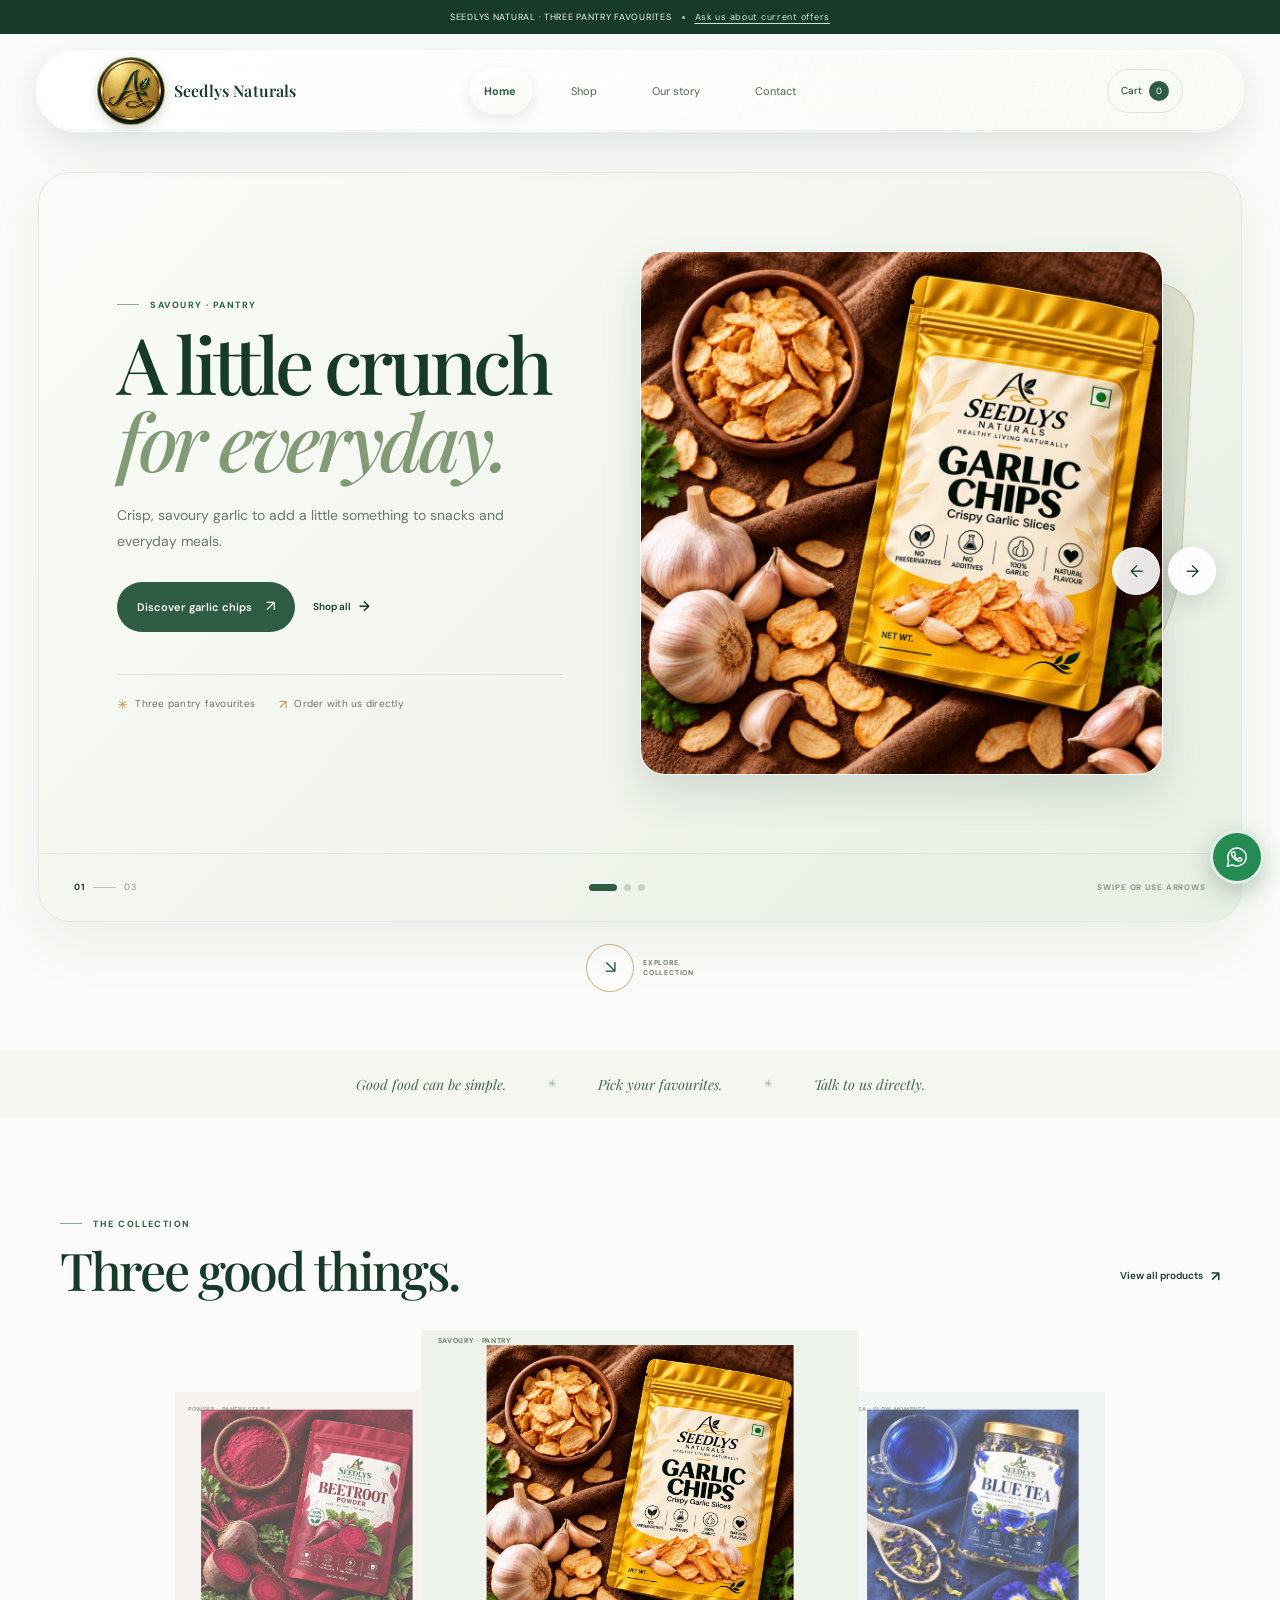
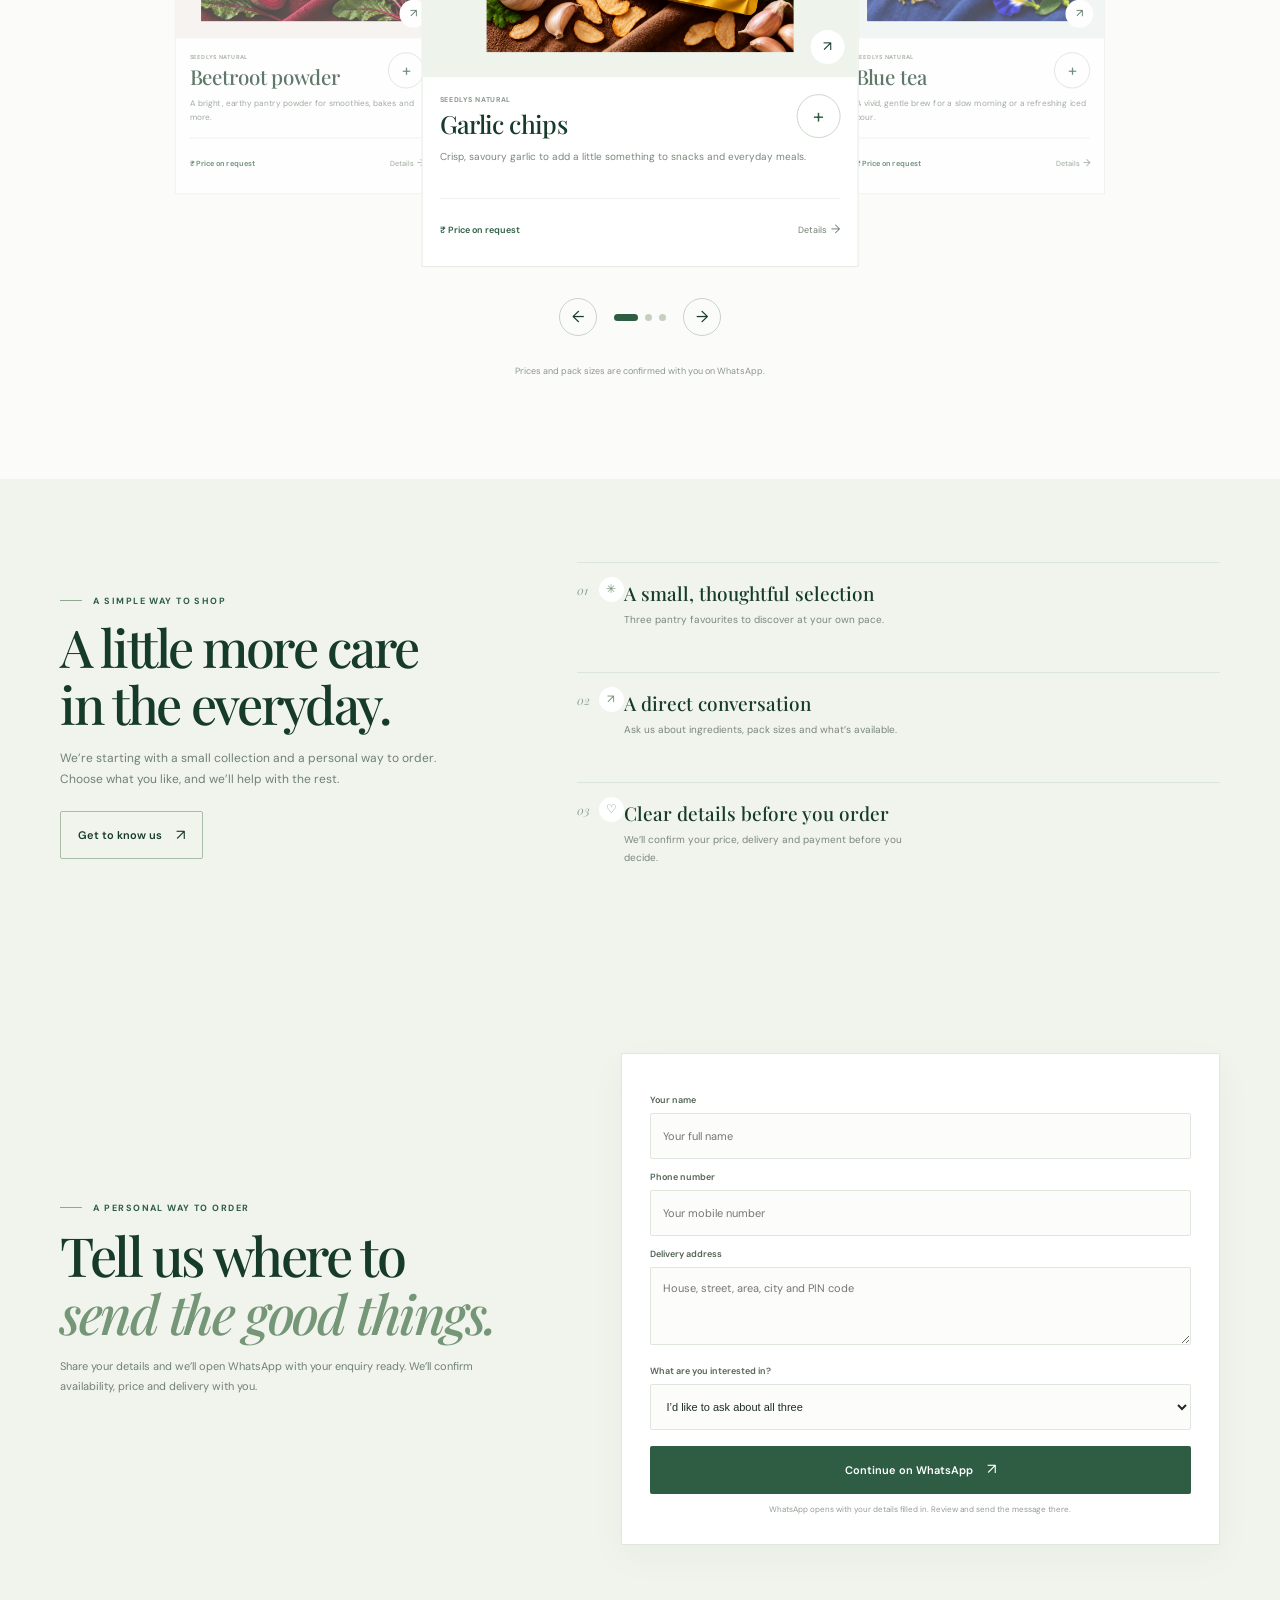
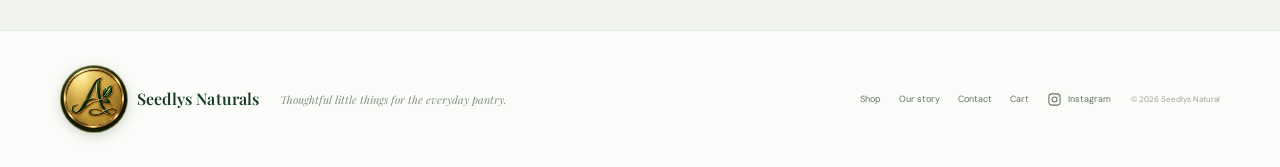
<file: index.html>
<!doctype html>
<html lang="en">
  <head>
    <meta charset="utf-8" /><meta name="viewport" content="width=device-width, initial-scale=1" /><meta name="theme-color" content="#f7faf5" />
    <title>Seedlys Natural | Thoughtful pantry favourites</title><meta name="description" content="Explore garlic chips, blue tea and beetroot powder from Seedlys Natural. Ask us about current prices and delivery on WhatsApp." />
    <meta property="og:type" content="website" /><meta property="og:site_name" content="Seedlys Natural" /><meta property="og:title" content="Seedlys Natural | Thoughtful pantry favourites" /><meta property="og:description" content="A thoughtful little pantry: garlic chips, blue tea and beetroot powder. Enquire directly on WhatsApp." /><meta property="og:image" content="images/seedlys-social.svg" />
    <link rel="icon" href="images/seedlys-mark.svg" type="image/svg+xml" /><link rel="stylesheet" href="css/style.css?v=20261023-product-slider-v2" /><script src="js/products.js?v=20261105-garlic-v2" defer></script><script src="js/main.js?v=20261023-product-slider-v2" defer></script>
  </head>
  <body data-page="home">
    <a class="skip-link" href="#main">Skip to content</a>
    <div class="announcement"><span>SEEDLYS NATURAL · THREE PANTRY FAVOURITES</span><span class="announcement-dot" aria-hidden="true"></span><a href="https://wa.me/917058241275" target="_blank" rel="noreferrer">Ask us about current offers</a></div>
    <header class="site-header">
      <a class="brand" href="index.html" aria-label="Seedlys Naturals home"><span class="brand-name">Seedlys Naturals</span><img class="brand-logo" src="images/seedlys-emblem-gold.jpg?v=gold-v1" alt="Seedlys Naturals gold-and-emerald leaf emblem in a circular badge" /></a>
      <button class="menu-toggle" type="button" aria-expanded="false" aria-controls="primary-nav"><span class="sr-only">Open menu</span><span></span><span></span></button>
      <nav class="primary-nav" id="primary-nav" aria-label="Main navigation"><a class="is-current" href="index.html">Home</a><a href="shop.html">Shop</a><a href="about.html">Our story</a><a href="contact.html">Contact</a></nav>
      <a class="header-cart" href="cart.html" aria-label="Open cart">Cart <span data-cart-count>0</span></a>
    </header>
    <main id="main">
      <section class="home-hero" aria-label="Seedlys Natural product highlights">
        <div class="hero-carousel" data-hero-slider aria-roledescription="carousel" aria-label="Featured Seedlys Natural products">
          <div class="hero-viewport"><div class="hero-track" data-hero-track>
            <article class="hero-slide" data-product-id="1" aria-roledescription="slide" aria-label="1 of 3">
              <div class="hero-copy"><p class="eyebrow"><span></span> SAVOURY · PANTRY</p><h1>A little crunch<br /><em>for everyday.</em></h1><p class="hero-intro">Crisp, savoury garlic to add a little something to snacks and everyday meals.</p><div class="hero-actions"><a class="button button-primary" href="product.html?id=1">Discover garlic chips <span aria-hidden="true">↗</span></a><a class="simple-link" href="shop.html">Shop all <span aria-hidden="true">→</span></a></div><div class="hero-trust" aria-label="Shopping details"><span><i aria-hidden="true">✳</i> Three pantry favourites</span><span><i aria-hidden="true">↗</i> Order with us directly</span></div></div>
              <div class="hero-art"><img src="images/garlic-chips-product-v2.jpg?v=20261105-garlic-refresh" alt="Seedlys Natural garlic chips pouch with garlic and golden chips" fetchpriority="high" /></div>
            </article>
            <article class="hero-slide" data-product-id="2" aria-roledescription="slide" aria-label="2 of 3" aria-hidden="true" inert>
              <div class="hero-copy"><p class="eyebrow"><span></span> TEA · SLOW MOMENTS</p><h1>A vivid little<br /><em>pause in your day.</em></h1><p class="hero-intro">A gentle blue tea for a slow morning or a refreshing iced pour.</p><div class="hero-actions"><a class="button button-primary" href="product.html?id=2">Discover blue tea <span aria-hidden="true">↗</span></a><a class="simple-link" href="shop.html">Shop all <span aria-hidden="true">→</span></a></div><div class="hero-trust" aria-label="Shopping details"><span><i aria-hidden="true">✳</i> Three pantry favourites</span><span><i aria-hidden="true">↗</i> Order with us directly</span></div></div>
              <div class="hero-art"><img src="images/blue-tea-logo-corrected.jpg?v=20261023-clean-photo" alt="Seedlys Natural blue tea jar beside blue butterfly pea tea and flowers" loading="lazy" /></div>
            </article>
            <article class="hero-slide" data-product-id="3" aria-roledescription="slide" aria-label="3 of 3" aria-hidden="true" inert>
              <div class="hero-copy"><p class="eyebrow"><span></span> POWDER · PANTRY STAPLE</p><h1>Bring a little<br /><em>colour to your kitchen.</em></h1><p class="hero-intro">A bright, earthy pantry powder for smoothies, bakes and more.</p><div class="hero-actions"><a class="button button-primary" href="product.html?id=3">Discover beetroot powder <span aria-hidden="true">↗</span></a><a class="simple-link" href="shop.html">Shop all <span aria-hidden="true">→</span></a></div><div class="hero-trust" aria-label="Shopping details"><span><i aria-hidden="true">✳</i> Three pantry favourites</span><span><i aria-hidden="true">↗</i> Order with us directly</span></div></div>
              <div class="hero-art"><img src="images/beetroot-powder-logo-corrected.jpg" alt="Seedlys Natural beetroot powder pouch with fresh beetroot and powder" loading="lazy" /></div>
            </article>
          </div></div>
          <button class="hero-arrow hero-arrow-prev" type="button" data-hero-prev aria-label="Previous featured product"><span aria-hidden="true">←</span></button>
          <button class="hero-arrow hero-arrow-next" type="button" data-hero-next aria-label="Next featured product"><span aria-hidden="true">→</span></button>
          <div class="hero-carousel-footer"><span class="hero-counter"><span data-hero-current>01</span><i></i>03</span><div class="hero-dots" role="group" aria-label="Choose a featured product"><button class="is-active" type="button" data-hero-dot="0" aria-label="Show garlic chips" aria-current="true"></button><button type="button" data-hero-dot="1" aria-label="Show blue tea"></button><button type="button" data-hero-dot="2" aria-label="Show beetroot powder"></button></div><span class="hero-footer-note">SWIPE OR USE ARROWS</span></div>
        </div>
        <a class="hero-explore" href="#featured" aria-label="Explore all products"><span aria-hidden="true">↘</span><small>EXPLORE<br />COLLECTION</small></a>
      </section>
      <section class="intro-ribbon" aria-label="A note from Seedlys Natural"><span>Good food can be simple.</span><i aria-hidden="true">✳</i><span>Pick your favourites.</span><i aria-hidden="true">✳</i><span>Talk to us directly.</span></section>
      <section class="section featured-section" id="featured" aria-labelledby="featured-title"><div class="section-heading"><div><p class="eyebrow"><span></span> THE COLLECTION</p><h2 id="featured-title">Three good things.</h2></div><a class="simple-link" href="shop.html">View all products <span aria-hidden="true">↗</span></a></div><div class="product-slider" data-product-slider aria-label="Featured products"><div class="product-grid" data-product-grid="featured" data-product-slider-track></div><div class="product-slider-controls"><button class="product-slider-arrow" type="button" data-product-prev aria-label="Previous product">←</button><div class="product-slider-dots" role="group" aria-label="Choose a product"><button class="is-active" type="button" data-product-dot="0" aria-label="Show garlic chips" aria-current="true"></button><button type="button" data-product-dot="1" aria-label="Show blue tea"></button><button type="button" data-product-dot="2" aria-label="Show beetroot powder"></button></div><button class="product-slider-arrow" type="button" data-product-next aria-label="Next product">→</button></div></div><p class="price-reminder">Prices and pack sizes are confirmed with you on WhatsApp.</p></section>
      <section class="why-section" aria-labelledby="why-title"><div class="why-heading"><p class="eyebrow"><span></span> A SIMPLE WAY TO SHOP</p><h2 id="why-title">A little more care<br />in the everyday.</h2><p>We’re starting with a small collection and a personal way to order. Choose what you like, and we’ll help with the rest.</p><a class="button button-outline" href="about.html">Get to know us <span aria-hidden="true">↗</span></a></div><div class="why-points"><article><span class="why-number">01</span><span class="why-icon" aria-hidden="true">✳</span><h3>A small, thoughtful selection</h3><p>Three pantry favourites to discover at your own pace.</p></article><article><span class="why-number">02</span><span class="why-icon" aria-hidden="true">↗</span><h3>A direct conversation</h3><p>Ask us about ingredients, pack sizes and what’s available.</p></article><article><span class="why-number">03</span><span class="why-icon" aria-hidden="true">♡</span><h3>Clear details before you order</h3><p>We’ll confirm your price, delivery and payment before you decide.</p></article></div></section>
      <section class="home-order-section" id="whatsapp-order" aria-labelledby="home-order-title"><div class="home-order-copy"><p class="eyebrow"><span></span> A PERSONAL WAY TO ORDER</p><h2 id="home-order-title">Tell us where to<br /><em>send the good things.</em></h2><p>Share your details and we’ll open WhatsApp with your enquiry ready. We’ll confirm availability, price and delivery with you.</p></div><form class="home-order-form" data-home-order-form><label for="home-order-name">Your name</label><input id="home-order-name" name="name" type="text" autocomplete="name" placeholder="Your full name" required /><label for="home-order-phone">Phone number</label><input id="home-order-phone" name="phone" type="tel" autocomplete="tel" inputmode="tel" placeholder="Your mobile number" required /><label for="home-order-address">Delivery address</label><textarea id="home-order-address" name="address" autocomplete="street-address" rows="3" placeholder="House, street, area, city and PIN code" required></textarea><label for="home-order-product">What are you interested in?</label><select id="home-order-product" name="product"><option value="All three products">I’d like to ask about all three</option><option value="Garlic chips">Garlic chips</option><option value="Blue tea">Blue tea</option><option value="Beetroot powder">Beetroot powder</option></select><button class="button button-primary button-full" type="submit">Continue on WhatsApp <span aria-hidden="true">↗</span></button><p class="form-note">WhatsApp opens with your details filled in. Review and send the message there.</p></form></section>
    </main>
    <footer class="site-footer"><a class="brand" href="index.html" aria-label="Seedlys Naturals home"><span class="brand-name">Seedlys Naturals</span><img class="brand-logo" src="images/seedlys-emblem-gold.jpg?v=gold-v1" alt="Seedlys Naturals gold-and-emerald leaf emblem in a circular badge" /></a><p>Thoughtful little things for the everyday pantry.</p><nav aria-label="Footer navigation"><a href="shop.html">Shop</a><a href="about.html">Our story</a><a href="contact.html">Contact</a><a href="cart.html">Cart</a><a class="instagram-link" href="https://www.instagram.com/seedlys.naturals/" target="_blank" rel="noreferrer"><svg viewBox="0 0 24 24" aria-hidden="true"><rect x="3" y="3" width="18" height="18" rx="5"></rect><circle cx="12" cy="12" r="4"></circle><circle class="instagram-dot" cx="17.5" cy="6.5" r=".8"></circle></svg><span>Instagram</span></a></nav><small>© <span data-year></span> Seedlys Natural</small></footer>
    <a class="whatsapp-float" href="https://wa.me/917058241275" target="_blank" rel="noreferrer" aria-label="Chat with Seedlys Natural on WhatsApp"><svg viewBox="0 0 24 24" aria-hidden="true"><path d="M20.5 11.8a8.5 8.5 0 0 1-12.6 7.4L3 20.5l1.3-4.7A8.5 8.5 0 1 1 20.5 11.8Z"/><path d="M8.1 7.8c.2-.4.5-.5.8-.5h.5c.2 0 .4.1.5.4l.7 1.7c.1.3 0 .5-.2.7l-.5.6c-.2.2-.2.4-.1.6.6 1.1 1.5 2 2.7 2.5.2.1.4.1.6-.1l.7-.8c.2-.2.4-.3.7-.2l1.6.8c.3.1.4.3.4.5 0 .4-.2 1-.6 1.3-.5.5-1.2.7-2 .6-1.2-.2-2.8-.9-4.4-2.4-1.3-1.2-2.2-2.7-2.5-3.8-.3-.9-.1-1.5.1-1.9Z"/></svg></a>
  </body>
</html>
</file>
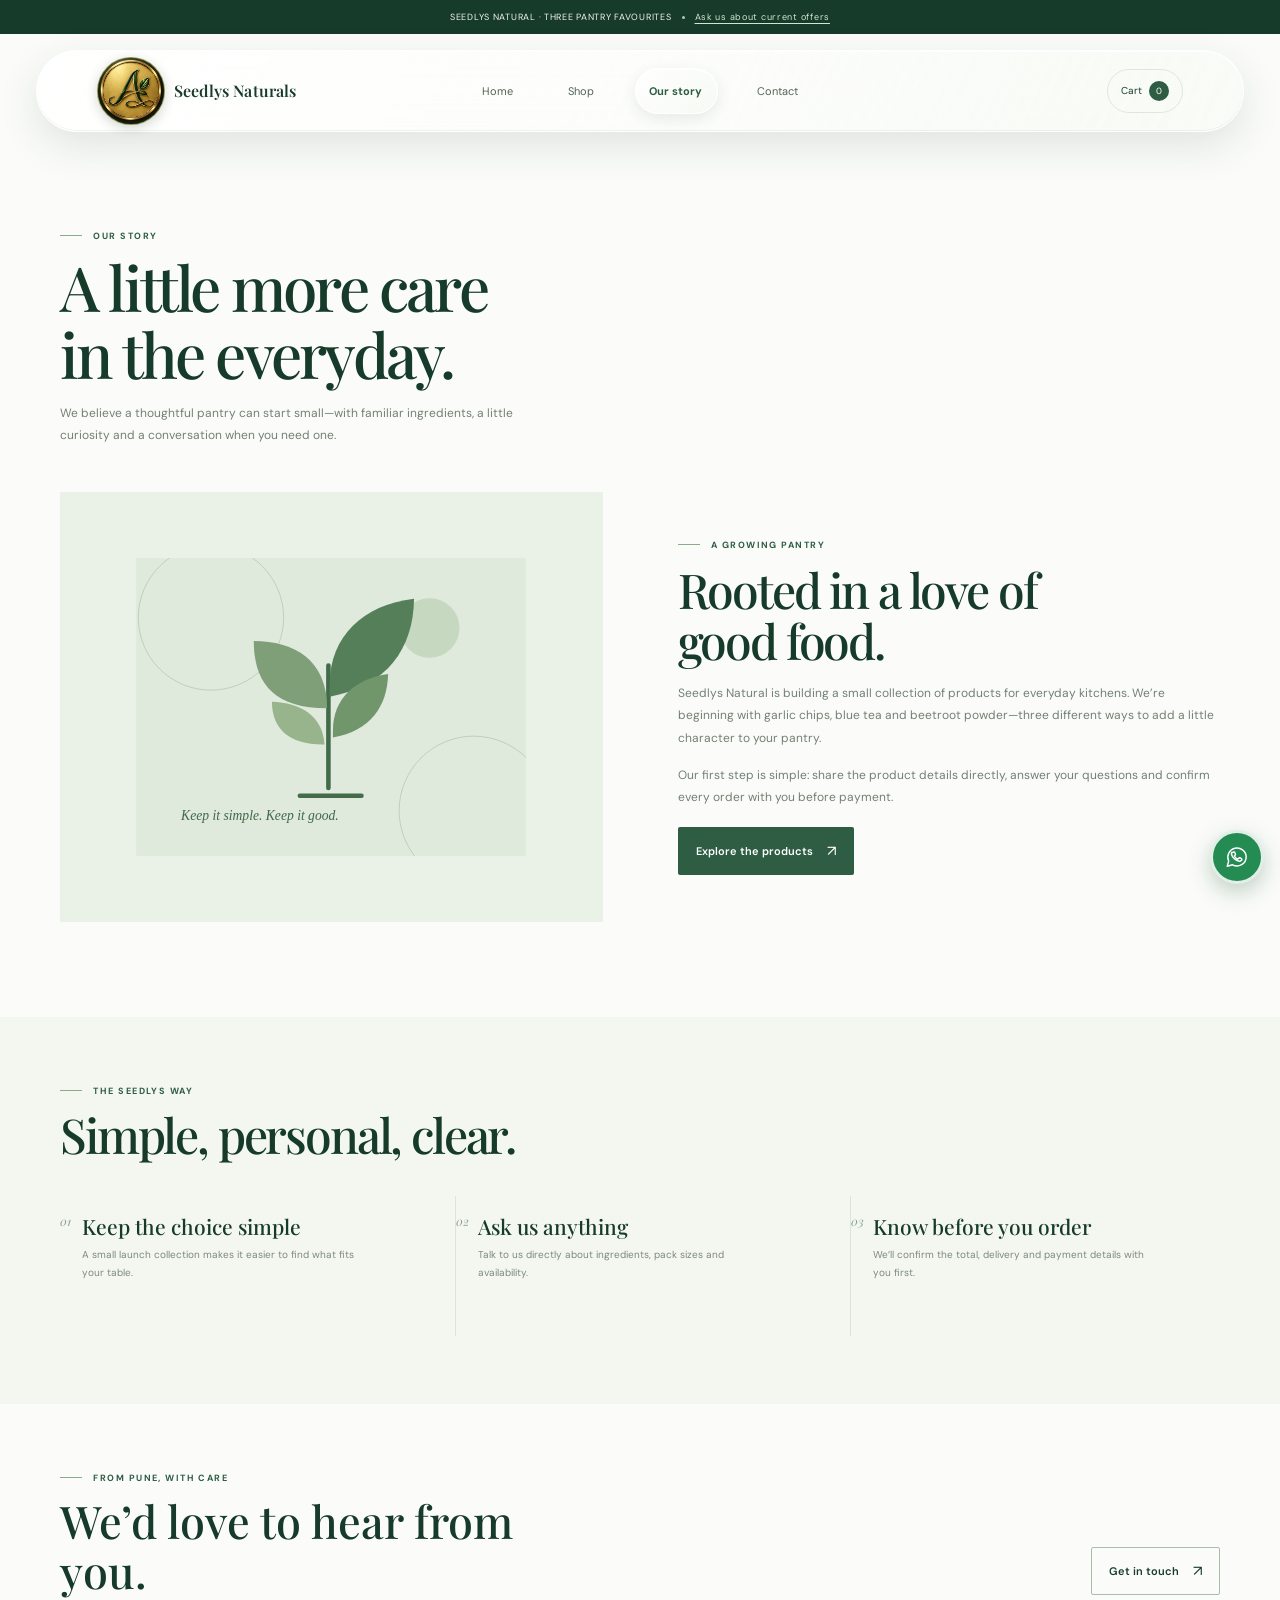
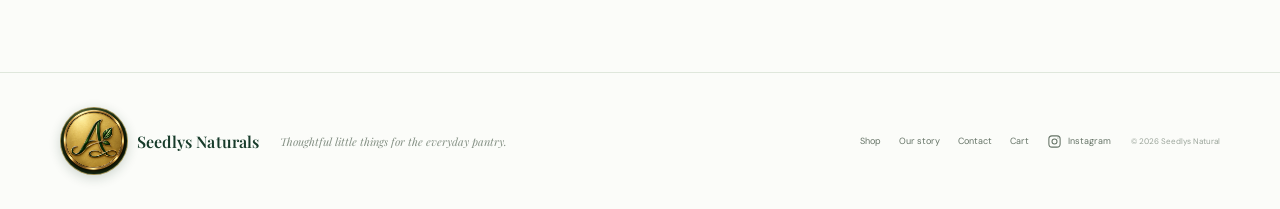
<file: about.html>
<!doctype html>
<html lang="en">
  <head>
    <meta charset="utf-8" /><meta name="viewport" content="width=device-width, initial-scale=1" /><meta name="theme-color" content="#f7faf5" />
    <title>Our story | Seedlys Natural</title><meta name="description" content="Get to know Seedlys Natural, a growing pantry of thoughtful ingredients and familiar favourites from Pune, India." />
    <meta property="og:type" content="website" /><meta property="og:site_name" content="Seedlys Natural" /><meta property="og:title" content="Our story | Seedlys Natural" /><meta property="og:description" content="A little more care in the everyday pantry. Get to know Seedlys Natural." /><meta property="og:image" content="images/seedlys-social.svg" />
    <link rel="icon" href="images/seedlys-mark.svg" type="image/svg+xml" /><link rel="stylesheet" href="css/style.css?v=20261023-product-slider-v2" /><script src="js/products.js?v=20261105-garlic-v2" defer></script><script src="js/main.js?v=20261023-product-slider-v2" defer></script>
  </head>
  <body data-page="about">
    <a class="skip-link" href="#main">Skip to content</a><div class="announcement"><span>SEEDLYS NATURAL · THREE PANTRY FAVOURITES</span><span class="announcement-dot" aria-hidden="true"></span><a href="https://wa.me/917058241275" target="_blank" rel="noreferrer">Ask us about current offers</a></div>
    <header class="site-header"><a class="brand" href="index.html" aria-label="Seedlys Naturals home"><span class="brand-name">Seedlys Naturals</span><img class="brand-logo" src="images/seedlys-emblem-gold.jpg?v=gold-v1" alt="Seedlys Naturals gold-and-emerald leaf emblem in a circular badge" /></a><button class="menu-toggle" type="button" aria-expanded="false" aria-controls="primary-nav"><span class="sr-only">Open menu</span><span></span><span></span></button><nav class="primary-nav" id="primary-nav" aria-label="Main navigation"><a href="index.html">Home</a><a href="shop.html">Shop</a><a class="is-current" href="about.html">Our story</a><a href="contact.html">Contact</a></nav><a class="header-cart" href="cart.html" aria-label="Open cart">Cart <span data-cart-count>0</span></a></header>
    <main id="main" class="page-main">
      <section class="page-intro about-intro"><p class="eyebrow"><span></span> OUR STORY</p><h1>A little more care<br />in the everyday.</h1><p>We believe a thoughtful pantry can start small—with familiar ingredients, a little curiosity and a conversation when you need one.</p></section>
      <section class="about-feature"><div class="about-art"><img src="images/seedlys-story.svg" alt="Illustration of a leafy sprout growing beside the Seedlys Natural pantry" /></div><div class="about-copy"><p class="eyebrow"><span></span> A GROWING PANTRY</p><h2>Rooted in a love of good food.</h2><p>Seedlys Natural is building a small collection of products for everyday kitchens. We’re beginning with garlic chips, blue tea and beetroot powder—three different ways to add a little character to your pantry.</p><p>Our first step is simple: share the product details directly, answer your questions and confirm every order with you before payment.</p><a class="button button-primary" href="shop.html">Explore the products <span aria-hidden="true">↗</span></a></div></section>
      <section class="about-values"><p class="eyebrow"><span></span> THE SEEDLYS WAY</p><h2>Simple, personal, clear.</h2><div class="value-grid"><article><span>01</span><h3>Keep the choice simple</h3><p>A small launch collection makes it easier to find what fits your table.</p></article><article><span>02</span><h3>Ask us anything</h3><p>Talk to us directly about ingredients, pack sizes and availability.</p></article><article><span>03</span><h3>Know before you order</h3><p>We’ll confirm the total, delivery and payment details with you first.</p></article></div></section>
      <section class="about-contact"><div><p class="eyebrow"><span></span> FROM PUNE, WITH CARE</p><h2>We’d love to hear from you.</h2></div><a class="button button-outline" href="contact.html">Get in touch <span aria-hidden="true">↗</span></a></section>
    </main>
    <footer class="site-footer"><a class="brand" href="index.html" aria-label="Seedlys Naturals home"><span class="brand-name">Seedlys Naturals</span><img class="brand-logo" src="images/seedlys-emblem-gold.jpg?v=gold-v1" alt="Seedlys Naturals gold-and-emerald leaf emblem in a circular badge" /></a><p>Thoughtful little things for the everyday pantry.</p><nav aria-label="Footer navigation"><a href="shop.html">Shop</a><a href="about.html">Our story</a><a href="contact.html">Contact</a><a href="cart.html">Cart</a><a class="instagram-link" href="https://www.instagram.com/seedlys.naturals/" target="_blank" rel="noreferrer"><svg viewBox="0 0 24 24" aria-hidden="true"><rect x="3" y="3" width="18" height="18" rx="5"></rect><circle cx="12" cy="12" r="4"></circle><circle class="instagram-dot" cx="17.5" cy="6.5" r=".8"></circle></svg><span>Instagram</span></a></nav><small>© <span data-year></span> Seedlys Natural</small></footer>
    <a class="whatsapp-float" href="https://wa.me/917058241275" target="_blank" rel="noreferrer" aria-label="Chat with Seedlys Natural on WhatsApp"><svg viewBox="0 0 24 24" aria-hidden="true"><path d="M20.5 11.8a8.5 8.5 0 0 1-12.6 7.4L3 20.5l1.3-4.7A8.5 8.5 0 1 1 20.5 11.8Z"/><path d="M8.1 7.8c.2-.4.5-.5.8-.5h.5c.2 0 .4.1.5.4l.7 1.7c.1.3 0 .5-.2.7l-.5.6c-.2.2-.2.4-.1.6.6 1.1 1.5 2 2.7 2.5.2.1.4.1.6-.1l.7-.8c.2-.2.4-.3.7-.2l1.6.8c.3.1.4.3.4.5 0 .4-.2 1-.6 1.3-.5.5-1.2.7-2 .6-1.2-.2-2.8-.9-4.4-2.4-1.3-1.2-2.2-2.7-2.5-3.8-.3-.9-.1-1.5.1-1.9Z"/></svg></a>
  </body>
</html>
</file>
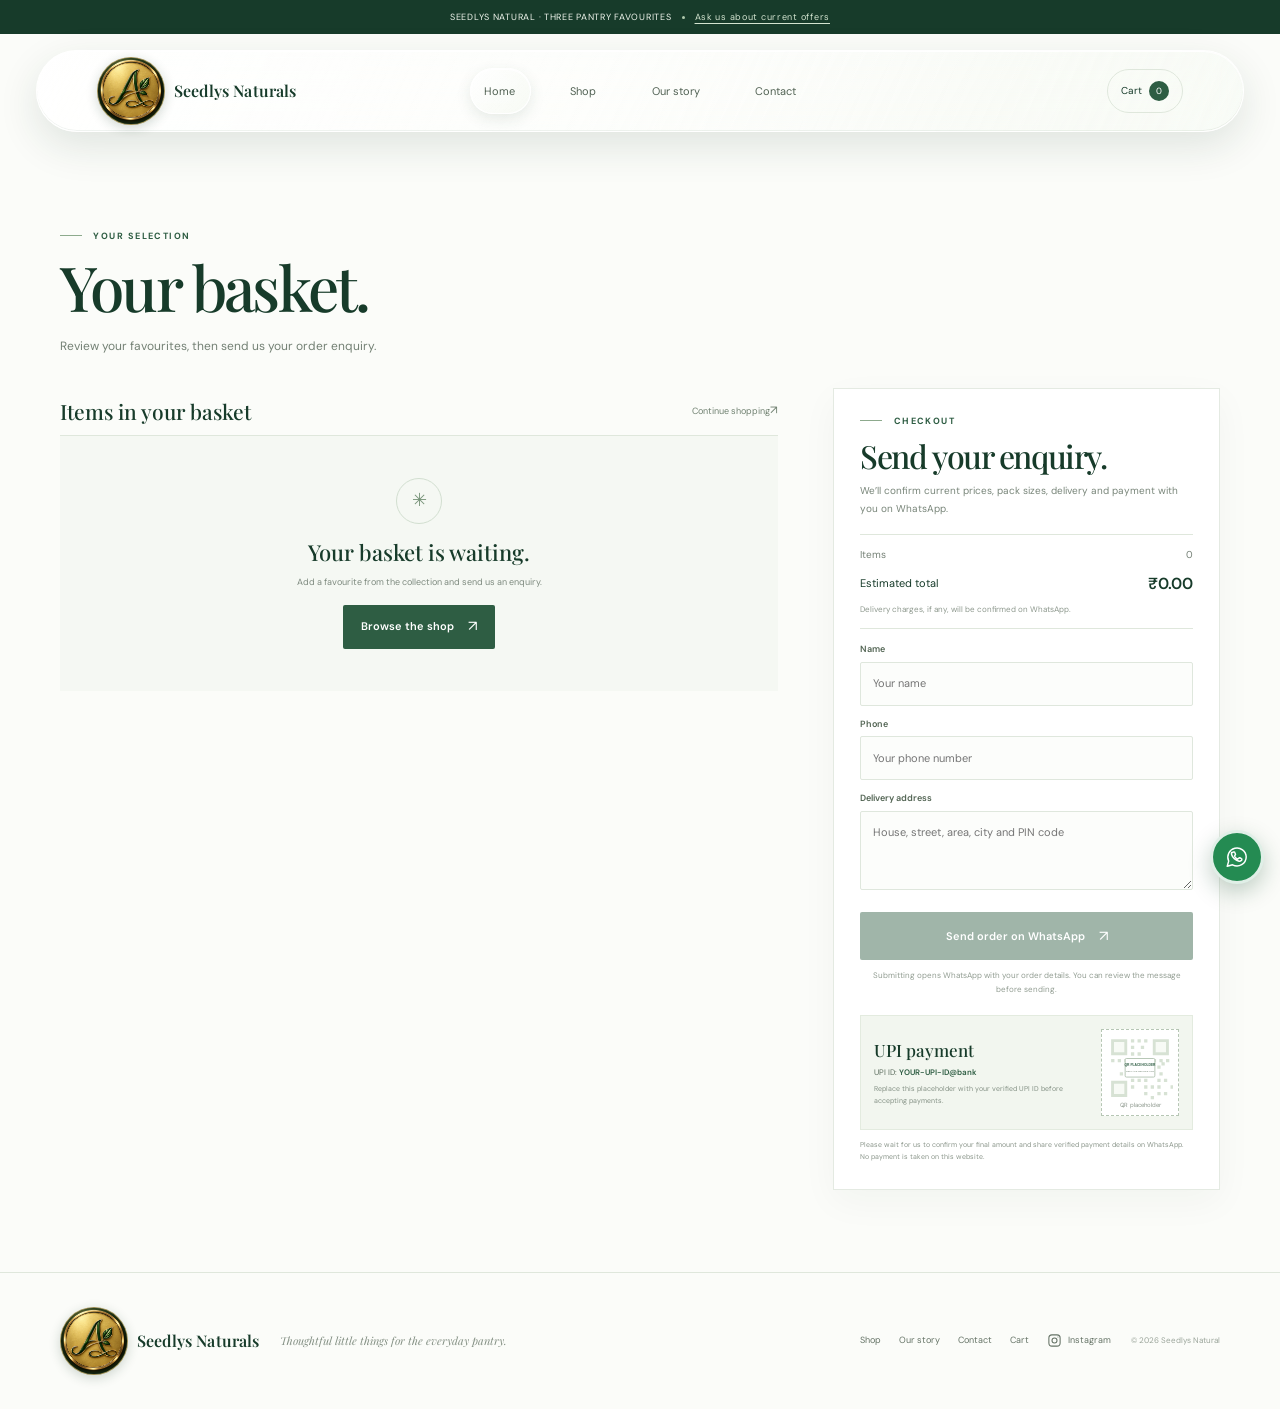
<file: cart.html>
<!doctype html>
<html lang="en">
  <head>
    <meta charset="utf-8" /><meta name="viewport" content="width=device-width, initial-scale=1" /><meta name="theme-color" content="#f7faf5" />
    <title>Your cart | Seedlys Natural</title><meta name="description" content="Review your Seedlys Natural basket and send an order enquiry on WhatsApp. Confirm prices, delivery and payment directly with us." />
    <meta property="og:type" content="website" /><meta property="og:site_name" content="Seedlys Natural" /><meta property="og:title" content="Your cart | Seedlys Natural" /><meta property="og:description" content="Review your basket and enquire directly on WhatsApp." /><meta property="og:image" content="images/seedlys-social.svg" />
    <link rel="icon" href="images/seedlys-mark.svg" type="image/svg+xml" /><link rel="stylesheet" href="css/style.css?v=20261023-product-slider-v2" /><script src="js/products.js?v=20261105-garlic-v2" defer></script><script src="js/main.js?v=20261023-product-slider-v2" defer></script>
  </head>
  <body data-page="cart">
    <a class="skip-link" href="#main">Skip to content</a><div class="announcement"><span>SEEDLYS NATURAL · THREE PANTRY FAVOURITES</span><span class="announcement-dot" aria-hidden="true"></span><a href="https://wa.me/917058241275" target="_blank" rel="noreferrer">Ask us about current offers</a></div>
    <header class="site-header"><a class="brand" href="index.html" aria-label="Seedlys Naturals home"><span class="brand-name">Seedlys Naturals</span><img class="brand-logo" src="images/seedlys-emblem-gold.jpg?v=gold-v1" alt="Seedlys Naturals gold-and-emerald leaf emblem in a circular badge" /></a><button class="menu-toggle" type="button" aria-expanded="false" aria-controls="primary-nav"><span class="sr-only">Open menu</span><span></span><span></span></button><nav class="primary-nav" id="primary-nav" aria-label="Main navigation"><a href="index.html">Home</a><a href="shop.html">Shop</a><a href="about.html">Our story</a><a href="contact.html">Contact</a></nav><a class="header-cart is-current" href="cart.html" aria-label="Open cart">Cart <span data-cart-count>0</span></a></header>
    <main id="main" class="page-main cart-page">
      <section class="page-intro page-intro-compact"><p class="eyebrow"><span></span> YOUR SELECTION</p><h1>Your basket.</h1><p>Review your favourites, then send us your order enquiry.</p></section>
      <div class="cart-layout"><section class="cart-list-section" aria-labelledby="cart-items-title"><div class="cart-list-heading"><h2 id="cart-items-title">Items in your basket</h2><a href="shop.html">Continue shopping <span aria-hidden="true">↗</span></a></div><div data-cart-items aria-live="polite"></div></section>
        <aside class="checkout-card" aria-labelledby="checkout-title"><p class="eyebrow"><span></span> CHECKOUT</p><h2 id="checkout-title">Send your enquiry.</h2><p class="checkout-explainer">We’ll confirm current prices, pack sizes, delivery and payment with you on WhatsApp.</p><div class="cart-totals"><div><span>Items</span><span data-cart-item-count>0</span></div><div class="cart-total"><span>Estimated total</span><strong data-cart-total>₹ —</strong></div><p data-price-note>Prices are confirmed on WhatsApp.</p></div>
          <form class="checkout-form" data-checkout-form><label for="customer-name">Name</label><input id="customer-name" name="name" type="text" autocomplete="name" placeholder="Your name" required /><label for="customer-phone">Phone</label><input id="customer-phone" name="phone" type="tel" autocomplete="tel" placeholder="Your phone number" inputmode="tel" required /><label for="customer-address">Delivery address</label><textarea id="customer-address" name="address" autocomplete="street-address" rows="3" placeholder="House, street, area, city and PIN code" required></textarea><button class="button button-primary button-full" type="submit" data-checkout-button>Send order on WhatsApp <span aria-hidden="true">↗</span></button><p class="form-note">Submitting opens WhatsApp with your order details. You can review the message before sending.</p></form>
          <div class="upi-box"><div class="upi-copy"><p class="upi-title">UPI payment</p><p>UPI ID: <code>YOUR-UPI-ID@bank</code></p><small>Replace this placeholder with your verified UPI ID before accepting payments.</small></div><div class="qr-placeholder"><img src="images/upi-qr-placeholder.svg" alt="Placeholder showing where your verified UPI QR code should go" /><span>QR placeholder</span></div></div><p class="payment-note">Please wait for us to confirm your final amount and share verified payment details on WhatsApp. No payment is taken on this website.</p>
        </aside></div>
    </main>
    <footer class="site-footer"><a class="brand" href="index.html" aria-label="Seedlys Naturals home"><span class="brand-name">Seedlys Naturals</span><img class="brand-logo" src="images/seedlys-emblem-gold.jpg?v=gold-v1" alt="Seedlys Naturals gold-and-emerald leaf emblem in a circular badge" /></a><p>Thoughtful little things for the everyday pantry.</p><nav aria-label="Footer navigation"><a href="shop.html">Shop</a><a href="about.html">Our story</a><a href="contact.html">Contact</a><a href="cart.html">Cart</a><a class="instagram-link" href="https://www.instagram.com/seedlys.naturals/" target="_blank" rel="noreferrer"><svg viewBox="0 0 24 24" aria-hidden="true"><rect x="3" y="3" width="18" height="18" rx="5"></rect><circle cx="12" cy="12" r="4"></circle><circle class="instagram-dot" cx="17.5" cy="6.5" r=".8"></circle></svg><span>Instagram</span></a></nav><small>© <span data-year></span> Seedlys Natural</small></footer>
    <a class="whatsapp-float" href="https://wa.me/917058241275" target="_blank" rel="noreferrer" aria-label="Chat with Seedlys Natural on WhatsApp"><svg viewBox="0 0 24 24" aria-hidden="true"><path d="M20.5 11.8a8.5 8.5 0 0 1-12.6 7.4L3 20.5l1.3-4.7A8.5 8.5 0 1 1 20.5 11.8Z"/><path d="M8.1 7.8c.2-.4.5-.5.8-.5h.5c.2 0 .4.1.5.4l.7 1.7c.1.3 0 .5-.2.7l-.5.6c-.2.2-.2.4-.1.6.6 1.1 1.5 2 2.7 2.5.2.1.4.1.6-.1l.7-.8c.2-.2.4-.3.7-.2l1.6.8c.3.1.4.3.4.5 0 .4-.2 1-.6 1.3-.5.5-1.2.7-2 .6-1.2-.2-2.8-.9-4.4-2.4-1.3-1.2-2.2-2.7-2.5-3.8-.3-.9-.1-1.5.1-1.9Z"/></svg></a>
  </body>
</html>
</file>
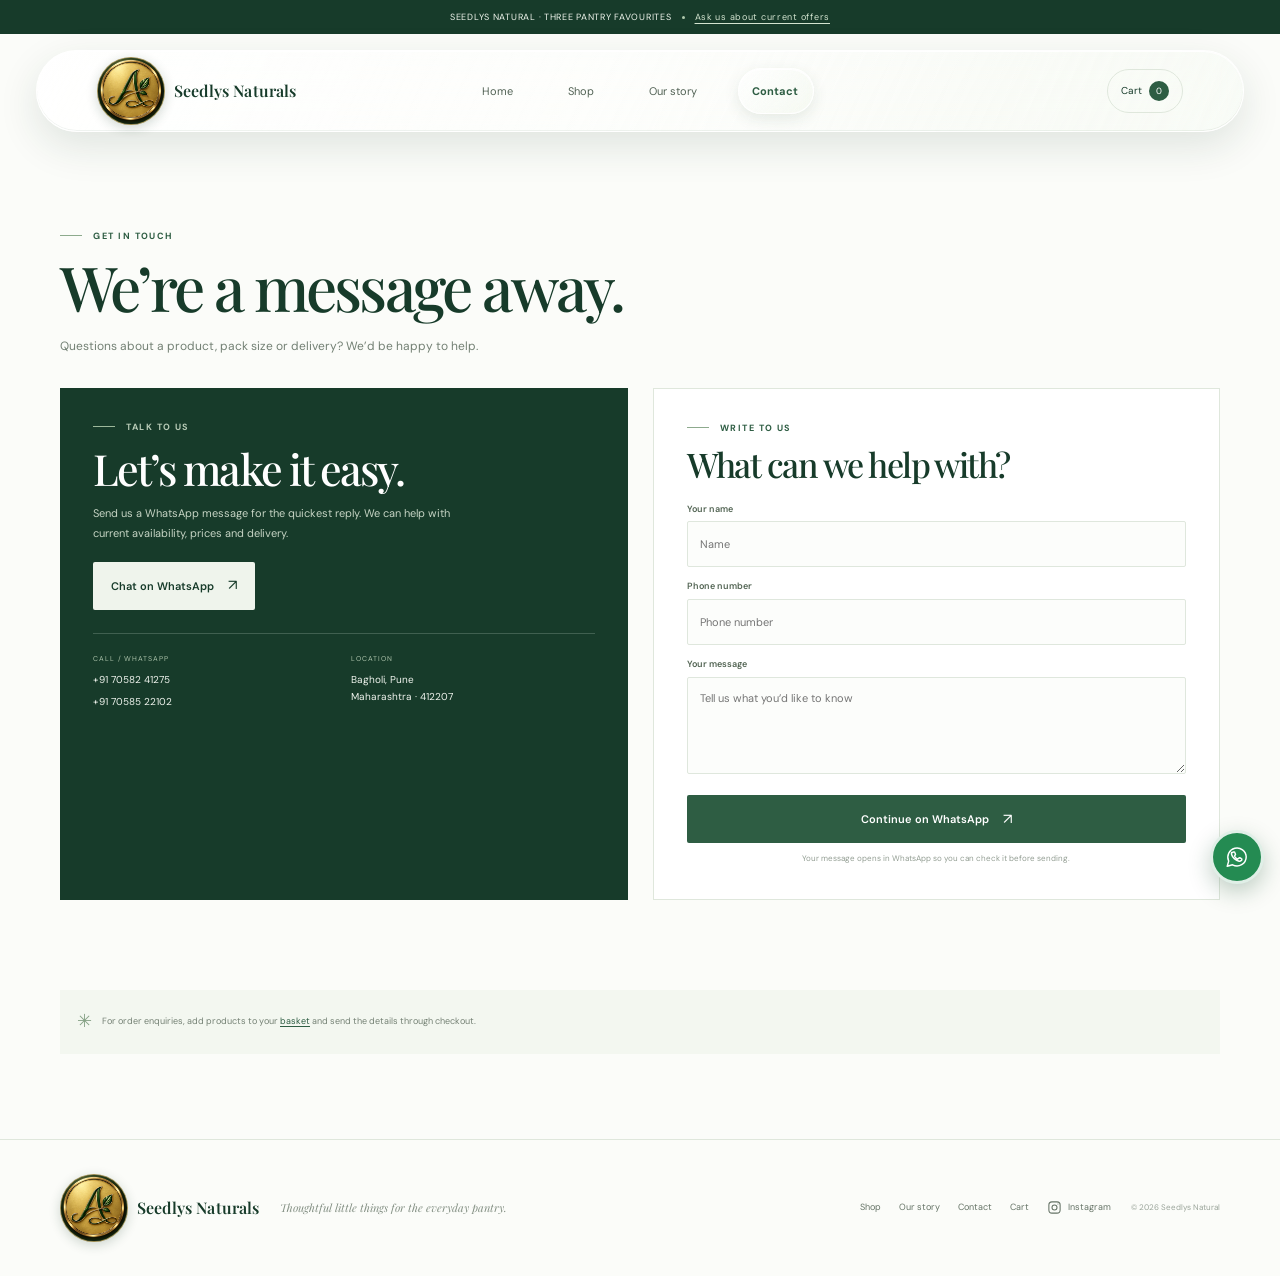
<file: contact.html>
<!doctype html>
<html lang="en">
  <head>
    <meta charset="utf-8" /><meta name="viewport" content="width=device-width, initial-scale=1" /><meta name="theme-color" content="#f7faf5" />
    <title>Contact | Seedlys Natural</title><meta name="description" content="Contact Seedlys Natural in Bagholi, Pune. Message or call us to ask about products, prices, delivery and availability." />
    <meta property="og:type" content="website" /><meta property="og:site_name" content="Seedlys Natural" /><meta property="og:title" content="Contact | Seedlys Natural" /><meta property="og:description" content="We’re a message away. Contact Seedlys Natural in Pune." /><meta property="og:image" content="images/seedlys-social.svg" />
    <link rel="icon" href="images/seedlys-mark.svg" type="image/svg+xml" /><link rel="stylesheet" href="css/style.css?v=20261023-product-slider-v2" /><script src="js/products.js?v=20261105-garlic-v2" defer></script><script src="js/main.js?v=20261023-product-slider-v2" defer></script>
  </head>
  <body data-page="contact">
    <a class="skip-link" href="#main">Skip to content</a><div class="announcement"><span>SEEDLYS NATURAL · THREE PANTRY FAVOURITES</span><span class="announcement-dot" aria-hidden="true"></span><a href="https://wa.me/917058241275" target="_blank" rel="noreferrer">Ask us about current offers</a></div>
    <header class="site-header"><a class="brand" href="index.html" aria-label="Seedlys Naturals home"><span class="brand-name">Seedlys Naturals</span><img class="brand-logo" src="images/seedlys-emblem-gold.jpg?v=gold-v1" alt="Seedlys Naturals gold-and-emerald leaf emblem in a circular badge" /></a><button class="menu-toggle" type="button" aria-expanded="false" aria-controls="primary-nav"><span class="sr-only">Open menu</span><span></span><span></span></button><nav class="primary-nav" id="primary-nav" aria-label="Main navigation"><a href="index.html">Home</a><a href="shop.html">Shop</a><a href="about.html">Our story</a><a class="is-current" href="contact.html">Contact</a></nav><a class="header-cart" href="cart.html" aria-label="Open cart">Cart <span data-cart-count>0</span></a></header>
    <main id="main" class="page-main contact-page">
      <section class="page-intro page-intro-compact"><p class="eyebrow"><span></span> GET IN TOUCH</p><h1>We’re a message away.</h1><p>Questions about a product, pack size or delivery? We’d be happy to help.</p></section>
      <section class="contact-layout"><div class="contact-card"><div class="contact-card-heading"><p class="eyebrow"><span></span> TALK TO US</p><h2>Let’s make it easy.</h2><p>Send us a WhatsApp message for the quickest reply. We can help with current availability, prices and delivery.</p><a class="button button-primary" href="https://wa.me/917058241275" target="_blank" rel="noreferrer">Chat on WhatsApp <span aria-hidden="true">↗</span></a></div><div class="contact-lines"><div><span>CALL / WHATSAPP</span><a href="tel:+917058241275">+91 70582 41275</a><a href="tel:+917058522102">+91 70585 22102</a></div><div><span>LOCATION</span><p>Bagholi, Pune<br />Maharashtra · 412207</p></div></div></div>
        <form class="contact-form" data-contact-form><p class="eyebrow"><span></span> WRITE TO US</p><h2>What can we help with?</h2><label for="contact-name">Your name</label><input id="contact-name" name="name" autocomplete="name" placeholder="Name" required /><label for="contact-phone">Phone number</label><input id="contact-phone" name="phone" type="tel" autocomplete="tel" inputmode="tel" placeholder="Phone number" required /><label for="contact-message">Your message</label><textarea id="contact-message" name="message" rows="4" placeholder="Tell us what you’d like to know" required></textarea><button class="button button-primary button-full" type="submit">Continue on WhatsApp <span aria-hidden="true">↗</span></button><p class="form-note">Your message opens in WhatsApp so you can check it before sending.</p></form></section>
      <section class="contact-note"><span aria-hidden="true">✳</span><p>For order enquiries, add products to your <a href="cart.html">basket</a> and send the details through checkout.</p></section>
    </main>
    <footer class="site-footer"><a class="brand" href="index.html" aria-label="Seedlys Naturals home"><span class="brand-name">Seedlys Naturals</span><img class="brand-logo" src="images/seedlys-emblem-gold.jpg?v=gold-v1" alt="Seedlys Naturals gold-and-emerald leaf emblem in a circular badge" /></a><p>Thoughtful little things for the everyday pantry.</p><nav aria-label="Footer navigation"><a href="shop.html">Shop</a><a href="about.html">Our story</a><a href="contact.html">Contact</a><a href="cart.html">Cart</a><a class="instagram-link" href="https://www.instagram.com/seedlys.naturals/" target="_blank" rel="noreferrer"><svg viewBox="0 0 24 24" aria-hidden="true"><rect x="3" y="3" width="18" height="18" rx="5"></rect><circle cx="12" cy="12" r="4"></circle><circle class="instagram-dot" cx="17.5" cy="6.5" r=".8"></circle></svg><span>Instagram</span></a></nav><small>© <span data-year></span> Seedlys Natural</small></footer>
    <a class="whatsapp-float" href="https://wa.me/917058241275" target="_blank" rel="noreferrer" aria-label="Chat with Seedlys Natural on WhatsApp"><svg viewBox="0 0 24 24" aria-hidden="true"><path d="M20.5 11.8a8.5 8.5 0 0 1-12.6 7.4L3 20.5l1.3-4.7A8.5 8.5 0 1 1 20.5 11.8Z"/><path d="M8.1 7.8c.2-.4.5-.5.8-.5h.5c.2 0 .4.1.5.4l.7 1.7c.1.3 0 .5-.2.7l-.5.6c-.2.2-.2.4-.1.6.6 1.1 1.5 2 2.7 2.5.2.1.4.1.6-.1l.7-.8c.2-.2.4-.3.7-.2l1.6.8c.3.1.4.3.4.5 0 .4-.2 1-.6 1.3-.5.5-1.2.7-2 .6-1.2-.2-2.8-.9-4.4-2.4-1.3-1.2-2.2-2.7-2.5-3.8-.3-.9-.1-1.5.1-1.9Z"/></svg></a>
  </body>
</html>
</file>
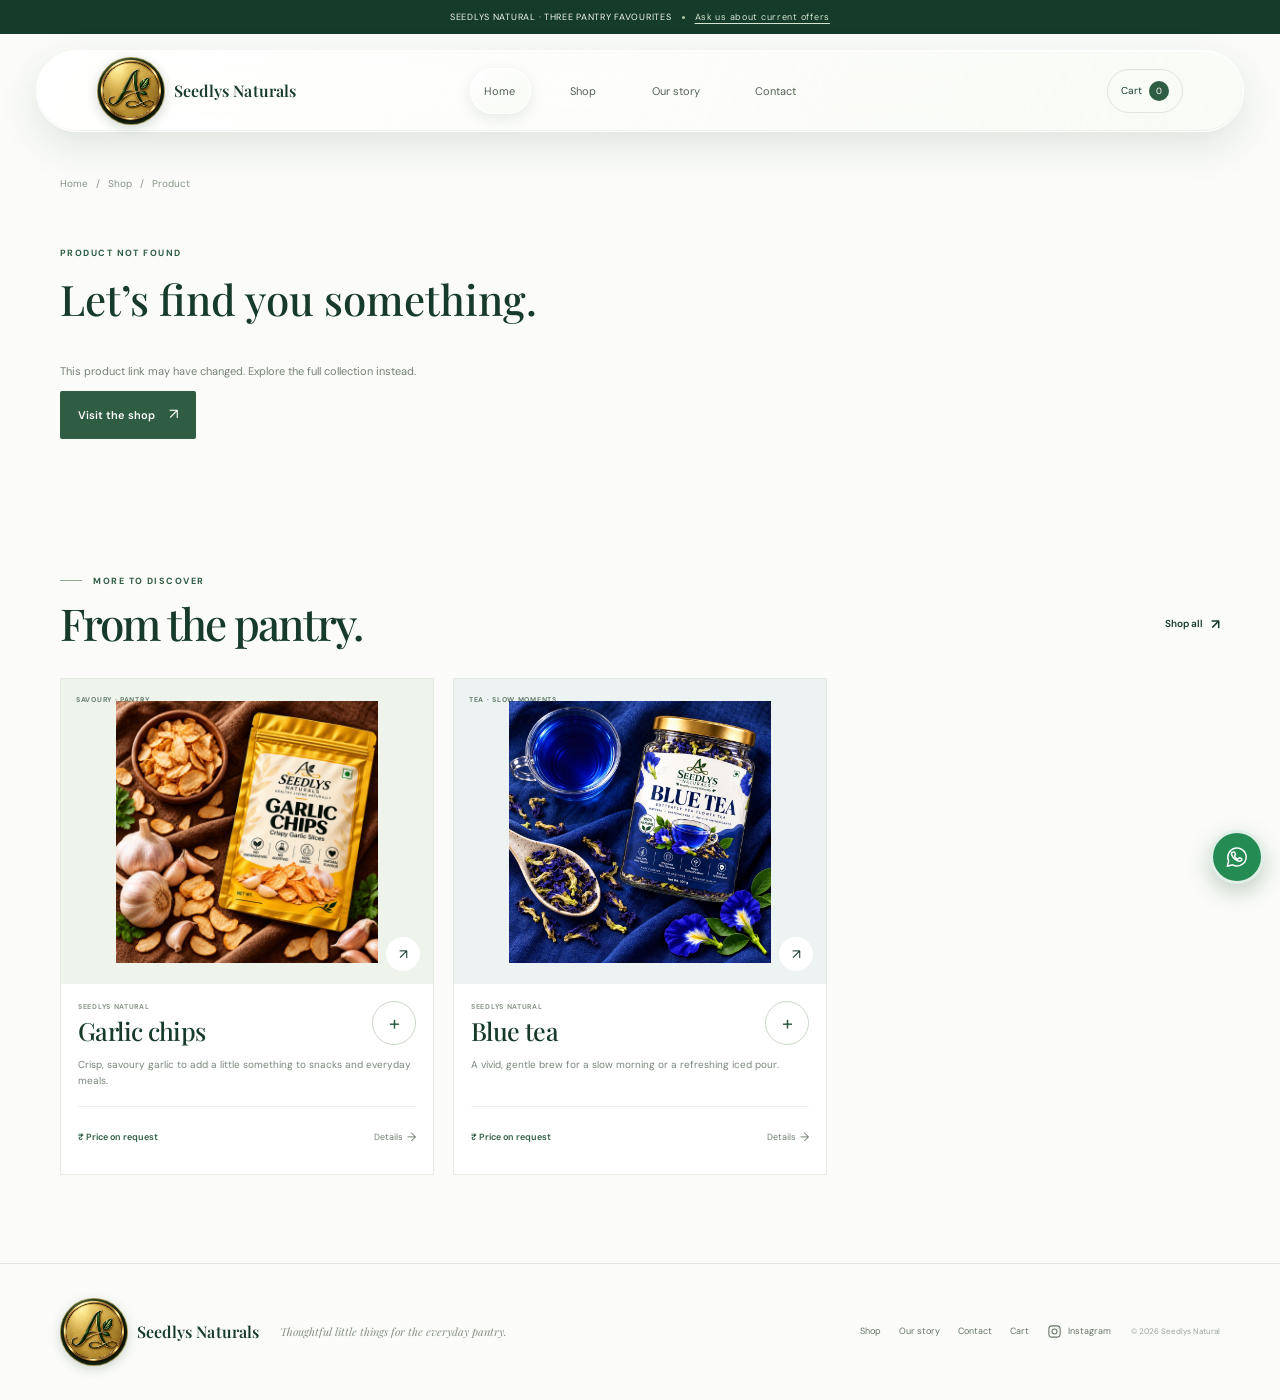
<file: product.html>
<!doctype html>
<html lang="en">
  <head>
    <meta charset="utf-8" /><meta name="viewport" content="width=device-width, initial-scale=1" /><meta name="theme-color" content="#f7faf5" />
    <title>Product | Seedlys Natural</title><meta name="description" content="Explore a Seedlys Natural pantry favourite. Ask us about ingredients, pack sizes and current prices on WhatsApp." />
    <meta property="og:type" content="product" /><meta property="og:site_name" content="Seedlys Natural" /><meta property="og:title" content="Product | Seedlys Natural" /><meta property="og:description" content="Explore the Seedlys Natural collection and enquire directly on WhatsApp." /><meta property="og:image" content="images/seedlys-social.svg" />
    <link rel="icon" href="images/seedlys-mark.svg" type="image/svg+xml" /><link rel="stylesheet" href="css/style.css?v=20261023-product-slider-v2" /><script src="js/products.js?v=20261105-garlic-v2" defer></script><script src="js/main.js?v=20261023-product-slider-v2" defer></script>
  </head>
  <body data-page="product">
    <a class="skip-link" href="#main">Skip to content</a><div class="announcement"><span>SEEDLYS NATURAL · THREE PANTRY FAVOURITES</span><span class="announcement-dot" aria-hidden="true"></span><a href="https://wa.me/917058241275" target="_blank" rel="noreferrer">Ask us about current offers</a></div>
    <header class="site-header"><a class="brand" href="index.html" aria-label="Seedlys Naturals home"><span class="brand-name">Seedlys Naturals</span><img class="brand-logo" src="images/seedlys-emblem-gold.jpg?v=gold-v1" alt="Seedlys Naturals gold-and-emerald leaf emblem in a circular badge" /></a><button class="menu-toggle" type="button" aria-expanded="false" aria-controls="primary-nav"><span class="sr-only">Open menu</span><span></span><span></span></button><nav class="primary-nav" id="primary-nav" aria-label="Main navigation"><a href="index.html">Home</a><a href="shop.html">Shop</a><a href="about.html">Our story</a><a href="contact.html">Contact</a></nav><a class="header-cart" href="cart.html" aria-label="Open cart">Cart <span data-cart-count>0</span></a></header>
    <main id="main" class="page-main"><nav class="breadcrumbs" aria-label="Breadcrumb"><a href="index.html">Home</a><span aria-hidden="true">/</span><a href="shop.html">Shop</a><span aria-hidden="true">/</span><span data-product-breadcrumb>Product</span></nav><section class="product-detail" data-product-detail aria-live="polite"><p class="loading-note">Loading product…</p></section><section class="more-products"><div class="section-heading"><div><p class="eyebrow"><span></span> MORE TO DISCOVER</p><h2>From the pantry.</h2></div><a class="simple-link" href="shop.html">Shop all <span aria-hidden="true">↗</span></a></div><div class="product-grid" data-product-grid="related"></div></section></main>
    <footer class="site-footer"><a class="brand" href="index.html" aria-label="Seedlys Naturals home"><span class="brand-name">Seedlys Naturals</span><img class="brand-logo" src="images/seedlys-emblem-gold.jpg?v=gold-v1" alt="Seedlys Naturals gold-and-emerald leaf emblem in a circular badge" /></a><p>Thoughtful little things for the everyday pantry.</p><nav aria-label="Footer navigation"><a href="shop.html">Shop</a><a href="about.html">Our story</a><a href="contact.html">Contact</a><a href="cart.html">Cart</a><a class="instagram-link" href="https://www.instagram.com/seedlys.naturals/" target="_blank" rel="noreferrer"><svg viewBox="0 0 24 24" aria-hidden="true"><rect x="3" y="3" width="18" height="18" rx="5"></rect><circle cx="12" cy="12" r="4"></circle><circle class="instagram-dot" cx="17.5" cy="6.5" r=".8"></circle></svg><span>Instagram</span></a></nav><small>© <span data-year></span> Seedlys Natural</small></footer><a class="whatsapp-float" href="https://wa.me/917058241275" target="_blank" rel="noreferrer" aria-label="Chat with Seedlys Natural on WhatsApp"><svg viewBox="0 0 24 24" aria-hidden="true"><path d="M20.5 11.8a8.5 8.5 0 0 1-12.6 7.4L3 20.5l1.3-4.7A8.5 8.5 0 1 1 20.5 11.8Z"/><path d="M8.1 7.8c.2-.4.5-.5.8-.5h.5c.2 0 .4.1.5.4l.7 1.7c.1.3 0 .5-.2.7l-.5.6c-.2.2-.2.4-.1.6.6 1.1 1.5 2 2.7 2.5.2.1.4.1.6-.1l.7-.8c.2-.2.4-.3.7-.2l1.6.8c.3.1.4.3.4.5 0 .4-.2 1-.6 1.3-.5.5-1.2.7-2 .6-1.2-.2-2.8-.9-4.4-2.4-1.3-1.2-2.2-2.7-2.5-3.8-.3-.9-.1-1.5.1-1.9Z"/></svg></a></body>
</html>
</file>
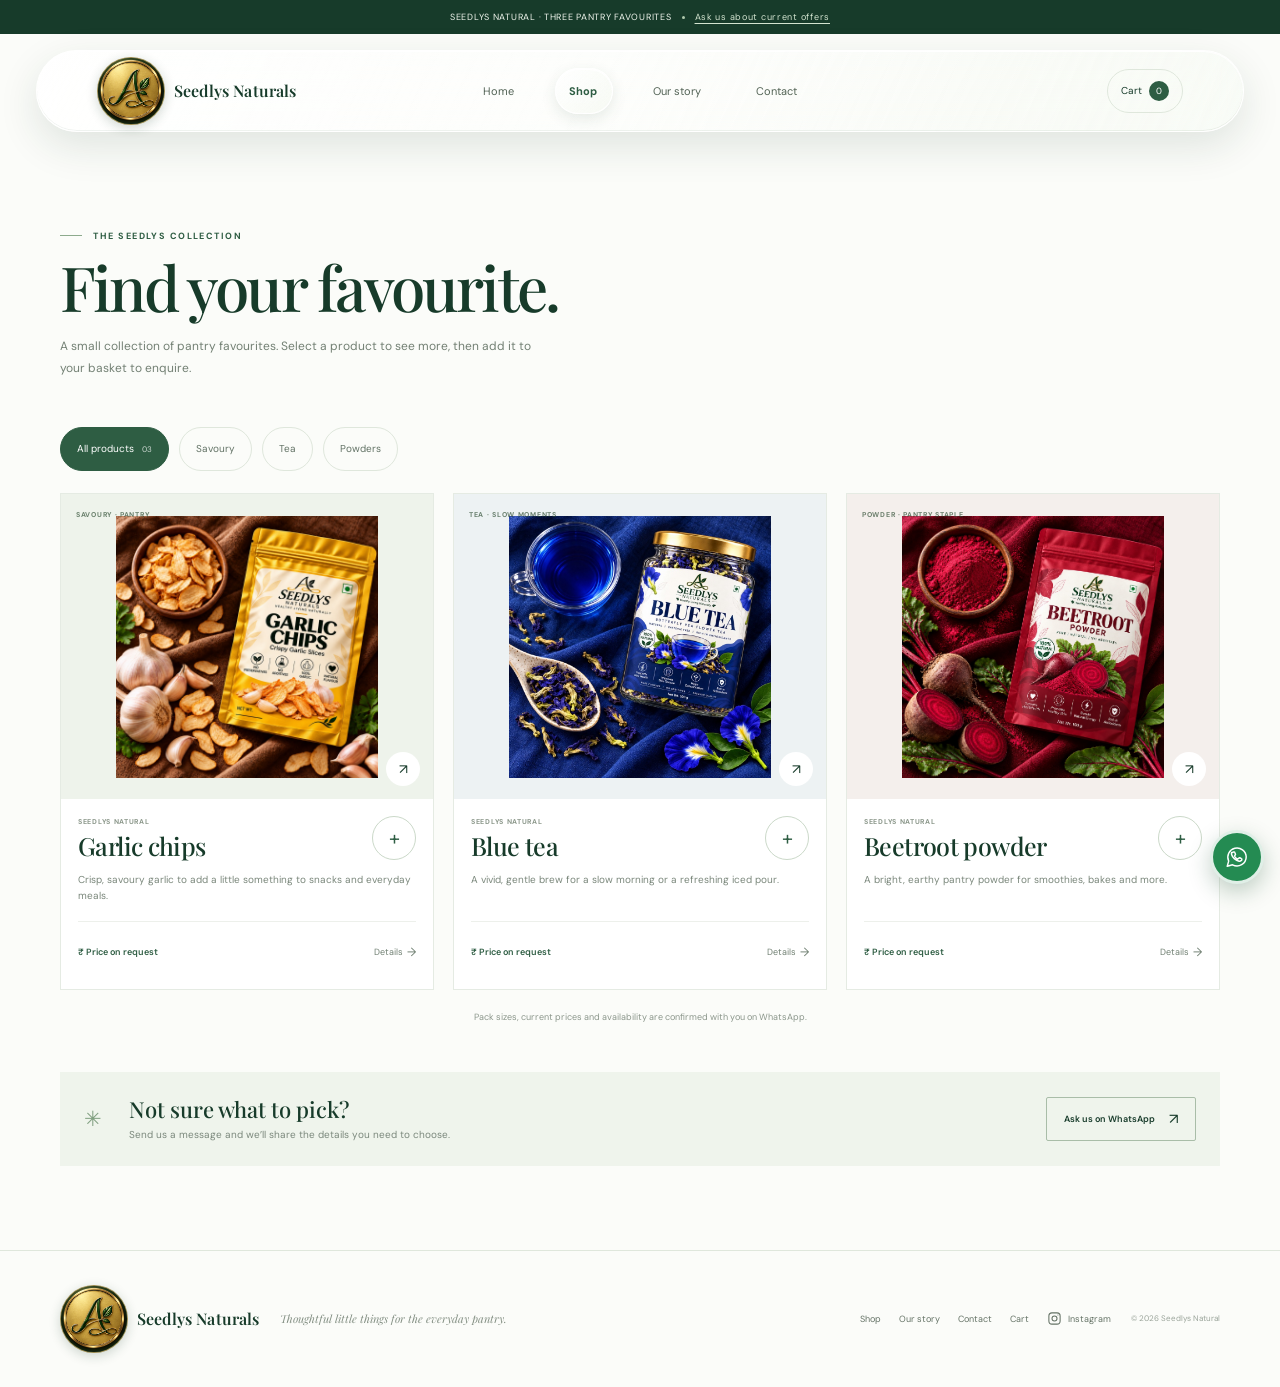
<file: shop.html>
<!doctype html>
<html lang="en">
  <head>
    <meta charset="utf-8" /><meta name="viewport" content="width=device-width, initial-scale=1" /><meta name="theme-color" content="#f7faf5" />
    <title>Shop | Seedlys Natural</title><meta name="description" content="Browse the Seedlys Natural collection: garlic chips, blue tea and beetroot powder. Enquire about current prices and delivery on WhatsApp." />
    <meta property="og:type" content="website" /><meta property="og:site_name" content="Seedlys Natural" /><meta property="og:title" content="Shop | Seedlys Natural" /><meta property="og:description" content="Explore garlic chips, blue tea and beetroot powder from Seedlys Natural." /><meta property="og:image" content="images/seedlys-social.svg" />
    <link rel="icon" href="images/seedlys-mark.svg" type="image/svg+xml" /><link rel="stylesheet" href="css/style.css?v=20261023-product-slider-v2" /><script src="js/products.js?v=20261105-garlic-v2" defer></script><script src="js/main.js?v=20261023-product-slider-v2" defer></script>
  </head>
  <body data-page="shop">
    <a class="skip-link" href="#main">Skip to content</a><div class="announcement"><span>SEEDLYS NATURAL · THREE PANTRY FAVOURITES</span><span class="announcement-dot" aria-hidden="true"></span><a href="https://wa.me/917058241275" target="_blank" rel="noreferrer">Ask us about current offers</a></div>
    <header class="site-header"><a class="brand" href="index.html" aria-label="Seedlys Naturals home"><span class="brand-name">Seedlys Naturals</span><img class="brand-logo" src="images/seedlys-emblem-gold.jpg?v=gold-v1" alt="Seedlys Naturals gold-and-emerald leaf emblem in a circular badge" /></a><button class="menu-toggle" type="button" aria-expanded="false" aria-controls="primary-nav"><span class="sr-only">Open menu</span><span></span><span></span></button><nav class="primary-nav" id="primary-nav" aria-label="Main navigation"><a href="index.html">Home</a><a class="is-current" href="shop.html">Shop</a><a href="about.html">Our story</a><a href="contact.html">Contact</a></nav><a class="header-cart" href="cart.html" aria-label="Open cart">Cart <span data-cart-count>0</span></a></header>
    <main id="main" class="page-main"><section class="page-intro"><p class="eyebrow"><span></span> THE SEEDLYS COLLECTION</p><h1>Find your favourite.</h1><p>A small collection of pantry favourites. Select a product to see more, then add it to your basket to enquire.</p></section>
      <section class="section shop-page-section" aria-label="All Seedlys Natural products"><div class="filter-row" role="group" aria-label="Filter products"><button class="filter-chip is-active" type="button" data-filter="all">All products <span>03</span></button><button class="filter-chip" type="button" data-filter="savoury">Savoury</button><button class="filter-chip" type="button" data-filter="tea">Tea</button><button class="filter-chip" type="button" data-filter="powder">Powders</button></div><div class="product-grid" data-product-grid="shop" aria-live="polite"></div><p class="price-reminder">Pack sizes, current prices and availability are confirmed with you on WhatsApp.</p></section>
      <section class="shop-note"><span aria-hidden="true">✳</span><div><h2>Not sure what to pick?</h2><p>Send us a message and we’ll share the details you need to choose.</p></div><a class="button button-outline" href="https://wa.me/917058241275" target="_blank" rel="noreferrer">Ask us on WhatsApp <span aria-hidden="true">↗</span></a></section></main>
    <footer class="site-footer"><a class="brand" href="index.html" aria-label="Seedlys Naturals home"><span class="brand-name">Seedlys Naturals</span><img class="brand-logo" src="images/seedlys-emblem-gold.jpg?v=gold-v1" alt="Seedlys Naturals gold-and-emerald leaf emblem in a circular badge" /></a><p>Thoughtful little things for the everyday pantry.</p><nav aria-label="Footer navigation"><a href="shop.html">Shop</a><a href="about.html">Our story</a><a href="contact.html">Contact</a><a href="cart.html">Cart</a><a class="instagram-link" href="https://www.instagram.com/seedlys.naturals/" target="_blank" rel="noreferrer"><svg viewBox="0 0 24 24" aria-hidden="true"><rect x="3" y="3" width="18" height="18" rx="5"></rect><circle cx="12" cy="12" r="4"></circle><circle class="instagram-dot" cx="17.5" cy="6.5" r=".8"></circle></svg><span>Instagram</span></a></nav><small>© <span data-year></span> Seedlys Natural</small></footer>
    <a class="whatsapp-float" href="https://wa.me/917058241275" target="_blank" rel="noreferrer" aria-label="Chat with Seedlys Natural on WhatsApp"><svg viewBox="0 0 24 24" aria-hidden="true"><path d="M20.5 11.8a8.5 8.5 0 0 1-12.6 7.4L3 20.5l1.3-4.7A8.5 8.5 0 1 1 20.5 11.8Z"/><path d="M8.1 7.8c.2-.4.5-.5.8-.5h.5c.2 0 .4.1.5.4l.7 1.7c.1.3 0 .5-.2.7l-.5.6c-.2.2-.2.4-.1.6.6 1.1 1.5 2 2.7 2.5.2.1.4.1.6-.1l.7-.8c.2-.2.4-.3.7-.2l1.6.8c.3.1.4.3.4.5 0 .4-.2 1-.6 1.3-.5.5-1.2.7-2 .6-1.2-.2-2.8-.9-4.4-2.4-1.3-1.2-2.2-2.7-2.5-3.8-.3-.9-.1-1.5.1-1.9Z"/></svg></a>
  </body>
</html>
</file>
<file: css/style.css>
/* Seedlys Natural storefront — one responsive stylesheet for every page. */
@import url('https://fonts.googleapis.com/css2?family=DM+Sans:wght@400;500;600;700&family=Playfair+Display:wght@500;600&display=swap');

:root {
  --paper: #fbfcf9;
  --paper-soft: #f3f7f0;
  --green: #2e5d43;
  --green-dark: #173b2a;
  --green-soft: #dfeadf;
  --ink: #1d2d24;
  --muted: #738074;
  --line: #dfe7dc;
  --white: #fff;
  --serif: 'Playfair Display', Georgia, serif;
  --sans: 'DM Sans', -apple-system, BlinkMacSystemFont, 'Segoe UI', sans-serif;
  --content: 1160px;
  --shadow: 0 16px 45px rgba(23, 59, 42, .09);
}

/* Base and accessibility */
* { box-sizing: border-box; }
html { scroll-behavior: smooth; scroll-padding-top: 85px; }
body { margin: 0; background: var(--paper); color: var(--ink); font: 15px/1.65 var(--sans); -webkit-font-smoothing: antialiased; }
img { display: block; max-width: 100%; }
a { color: inherit; text-decoration: none; }
button, input, textarea { font: inherit; }
button, a { -webkit-tap-highlight-color: transparent; }
button { color: inherit; }
h1, h2, h3, p { margin-top: 0; }
::selection { background: #cfe0cd; color: var(--green-dark); }
.sr-only { position: absolute; width: 1px; height: 1px; padding: 0; margin: -1px; overflow: hidden; clip: rect(0, 0, 0, 0); white-space: nowrap; border: 0; }
.skip-link:not(:focus) { position: absolute; width: 1px; height: 1px; padding: 0; margin: -1px; overflow: hidden; clip: rect(0, 0, 0, 0); white-space: nowrap; }
.skip-link:focus { position: fixed; z-index: 100; top: 10px; left: 10px; padding: 10px 14px; background: white; box-shadow: var(--shadow); }

/* Shared announcement, header, navigation and footer */
.announcement { min-height: 32px; padding: 6px 14px; display: flex; align-items: center; justify-content: center; gap: 10px; background: var(--green-dark); color: #f1f6ee; font-size: 9px; letter-spacing: .045em; text-align: center; }
.announcement a { color: #d3e4d0; text-decoration: underline; text-underline-offset: 3px; }
.announcement-dot { width: 3px; height: 3px; flex: 0 0 3px; border-radius: 50%; background: #afc9ad; }
.site-header { position: sticky; z-index: 20; top: 10px; isolation: isolate; width: calc(100% - 24px); max-width: 1600px; min-height: 70px; margin: 10px auto; padding: 0 18px; display: grid; grid-template-columns: 1fr auto auto; align-items: center; gap: 12px; border: 1px solid rgba(255, 255, 255, .9); border-radius: 999px; background: linear-gradient(118deg, rgba(255, 255, 255, .84), rgba(255, 255, 255, .52) 44%, rgba(245, 249, 242, .72)); box-shadow: 0 14px 40px rgba(23, 59, 42, .12), inset 0 1px 0 rgba(255, 255, 255, .95), inset 0 -1px 0 rgba(46, 93, 67, .07); backdrop-filter: blur(26px) saturate(185%); -webkit-backdrop-filter: blur(26px) saturate(185%); transition: background .25s ease, box-shadow .25s ease; }
.site-header::before { content: ''; position: absolute; z-index: 0; inset: 1px; border-radius: inherit; pointer-events: none; background: linear-gradient(112deg, rgba(255, 255, 255, .55), transparent 31%, rgba(255, 255, 255, .2) 57%, transparent 77%, rgba(255, 255, 255, .32)); opacity: .72; }
.site-header:hover { box-shadow: 0 17px 46px rgba(23, 59, 42, .14), inset 0 1px 0 rgba(255, 255, 255, .98), inset 0 -1px 0 rgba(46, 93, 67, .08); }
.site-header > .brand, .site-header > .menu-toggle, .site-header > .header-cart { position: relative; z-index: 1; }
.brand { display: inline-flex; align-items: center; justify-self: start; gap: 9px; }
.brand-name { color: var(--green-dark); font: 600 14px/1.1 var(--serif); letter-spacing: .01em; white-space: nowrap; }
.brand-logo { width: 58px; height: 58px; flex: 0 0 58px; object-fit: cover; order: -1; border: 1px solid rgba(205, 169, 94, .72); border-radius: 50%; background: var(--green-dark); box-shadow: 0 3px 12px rgba(23, 59, 42, .2), inset 0 0 0 2px rgba(255, 255, 255, .12); }
.primary-nav { position: absolute; z-index: 2; top: calc(100% + 8px); left: 0; right: 0; max-height: 0; padding: 0 22px; display: grid; overflow: hidden; border: 1px solid transparent; border-radius: 26px; background: linear-gradient(135deg, rgba(255, 255, 255, .94), rgba(246, 250, 243, .88)); box-shadow: 0 16px 34px rgba(23, 59, 42, .14), inset 0 1px 0 rgba(255, 255, 255, .9); backdrop-filter: blur(24px) saturate(180%); -webkit-backdrop-filter: blur(24px) saturate(180%); transition: max-height .25s ease, padding .25s ease, border-color .25s ease; }
.primary-nav.is-open { max-height: 260px; padding: 8px 22px 15px; border-color: rgba(223, 231, 220, .9); }
.primary-nav a { min-height: 43px; padding: 10px 0; border-top: 1px solid #edf1eb; color: #526254; font-size: 12px; }
.primary-nav a.is-current { color: var(--green); font-weight: 700; }
.menu-toggle { grid-column: 3; grid-row: 1; width: 44px; height: 44px; padding: 10px; display: flex; flex-direction: column; justify-content: center; gap: 6px; border: 0; background: transparent; cursor: pointer; }
.menu-toggle span:not(.sr-only) { width: 21px; height: 1px; background: var(--green-dark); transition: transform .2s ease; }
.menu-toggle[aria-expanded="true"] span:nth-last-child(2) { transform: translateY(3.5px) rotate(45deg); }
.menu-toggle[aria-expanded="true"] span:last-child { transform: translateY(-3.5px) rotate(-45deg); }
.header-cart { grid-column: 2; grid-row: 1; min-height: 44px; padding: 0 10px; display: inline-flex; align-items: center; justify-content: center; gap: 7px; border: 1px solid var(--line); border-radius: 30px; color: var(--green-dark); font-size: 10px; }
.header-cart span { width: 20px; height: 20px; display: grid; place-items: center; border-radius: 50%; background: var(--green); color: white; font-size: 9px; }
.site-footer { padding: 27px 22px 24px; display: grid; grid-template-columns: 1fr auto; align-items: center; gap: 14px 10px; border-top: 1px solid var(--line); }
.site-footer > p { display: none; margin: 0; color: #849084; font: italic 11px var(--serif); }
.site-footer nav { grid-column: 1; grid-row: 2; display: flex; flex-wrap: wrap; gap: 10px 16px; }
.site-footer nav a { min-height: 44px; display: inline-flex; align-items: center; color: #657366; font-size: 9px; }
.site-footer .instagram-link { gap: 6px; }
.instagram-link svg { width: 15px; height: 15px; flex: 0 0 15px; fill: none; stroke: currentColor; stroke-width: 1.7; stroke-linecap: round; stroke-linejoin: round; }
.instagram-link .instagram-dot { fill: currentColor; stroke: none; }
.site-footer > small { grid-column: 2; grid-row: 2; color: #9aa49a; font-size: 8px; white-space: nowrap; }
.whatsapp-float { position: fixed; z-index: 30; right: 16px; bottom: 16px; width: 54px; height: 54px; display: grid; place-items: center; border: 3px solid rgba(255,255,255,.86); border-radius: 50%; background: #248b52; color: white; box-shadow: 0 8px 22px rgba(17, 70, 38, .25); transition: transform .2s ease, background .2s ease; }
.whatsapp-float:hover { transform: translateY(-3px); background: #176f40; }
.whatsapp-float svg { width: 26px; height: 26px; fill: none; stroke: currentColor; stroke-width: 1.35; stroke-linecap: round; stroke-linejoin: round; }

/* Shared small typography and buttons */
.eyebrow { margin: 0 0 12px; color: var(--green); font-size: 9px; font-weight: 700; letter-spacing: .16em; line-height: 1.35; }
.eyebrow > span { display: inline-block; width: 22px; height: 1px; margin: 0 8px 3px 0; background: #8daa8d; }
.button { min-height: 48px; padding: 0 17px; display: inline-flex; align-items: center; justify-content: center; gap: 14px; border: 1px solid transparent; border-radius: 2px; font-size: 11px; font-weight: 600; cursor: pointer; transition: transform .2s ease, background .2s ease, border-color .2s ease; }
.button:hover { transform: translateY(-2px); }
.button:focus-visible, a:focus-visible, button:focus-visible, input:focus-visible, textarea:focus-visible { outline: 3px solid rgba(75, 128, 79, .35); outline-offset: 3px; }
.button > span { font-size: 15px; font-weight: 400; }
.button-primary { background: var(--green); color: white; }
.button-primary:hover { background: var(--green-dark); }
.button-primary:disabled { opacity: .45; cursor: not-allowed; transform: none; }
.button-outline { border-color: #a9bda8; background: transparent; color: var(--green-dark); }
.button-outline:hover { background: #e9f0e6; }
.button-full { width: 100%; }
.simple-link { min-height: 44px; display: inline-flex; align-items: center; gap: 8px; color: var(--green-dark); font-size: 10px; font-weight: 600; }
.simple-link span { font-size: 14px; transition: transform .2s ease; }
.simple-link:hover span { transform: translate(2px, -2px); }
.page-main { width: 100%; max-width: 1280px; margin: 0 auto; }
.section { padding: 70px 22px; }
.section-heading { margin-bottom: 25px; display: flex; align-items: end; justify-content: space-between; gap: 18px; }
.section-heading h2, .why-heading h2, .home-cta h2, .page-intro h1, .about-copy h2, .about-values h2, .contact-card h2, .contact-form h2, .checkout-card h2 { margin: 0; color: var(--green-dark); font: 500 clamp(36px, 9vw, 49px)/1.08 var(--serif); letter-spacing: -.045em; }
.section-heading .simple-link { flex-shrink: 0; }

/* Home page hero carousel and featured collection */
.home-hero { padding: 12px 12px 34px; }
.hero-carousel { position: relative; max-width: 1480px; margin: 0 auto; overflow: hidden; border: 1px solid #e5ebdf; border-radius: 28px; background: linear-gradient(135deg, #fbfcf9 0%, #f1f5ed 58%, #e8efe4 100%); box-shadow: 0 20px 55px rgba(23, 59, 42, .08); }
.hero-viewport { overflow: hidden; }
.hero-track { display: flex; width: 100%; transform: translateX(0); transition: transform .76s cubic-bezier(.22,.61,.36,1); will-change: transform; }
.hero-slide { min-width: 100%; min-height: 0; padding: 28px 20px 20px; display: grid; grid-template-columns: 1fr; align-items: center; gap: 23px; }
.hero-copy { width: min(100%, 590px); position: relative; z-index: 1; }
.hero-copy .eyebrow { margin-bottom: 14px; }
.hero-copy h1 { max-width: 610px; margin: 0; color: var(--green-dark); font: 500 clamp(48px, 12vw, 75px)/.99 var(--serif); letter-spacing: -.055em; }
.hero-copy h1 em { color: #829b76; font-weight: 500; }
.hero-intro { max-width: 390px; margin: 18px 0 0; color: #68776b; font-size: 13px; line-height: 1.8; }
.hero-actions { margin-top: 22px; display: flex; align-items: center; flex-wrap: wrap; gap: 9px 17px; }
.hero-actions .button { min-height: 50px; padding: 0 19px; border-radius: 999px; }
.hero-trust { margin-top: 35px; padding-top: 17px; display: flex; flex-wrap: wrap; gap: 10px 22px; border-top: 1px solid rgba(46,93,67,.12); color: #657668; font-size: 9px; letter-spacing: .025em; }
.hero-trust span { display: inline-flex; align-items: center; gap: 7px; }
.hero-trust i { color: #b3924e; font-size: 13px; font-style: normal; }
.hero-art { position: relative; z-index: 0; min-width: 0; width: min(100%, 520px); aspect-ratio: 1 / 1; justify-self: center; overflow: visible; border: 0; border-radius: 0; background: transparent; box-shadow: none; isolation: isolate; }
.hero-art::before { content: ''; position: absolute; z-index: -1; inset: 4% -4% 4% 12%; border: 1px solid rgba(179,146,78,.38); border-radius: 46% 8% 44% 8%; background: linear-gradient(145deg, rgba(205,169,94,.20), rgba(46,93,67,.15)); transform: rotate(3deg); }
.hero-art img { width: 100%; height: 100%; object-fit: cover; border: 1px solid rgba(255,255,255,.9); border-radius: 25px; box-shadow: 0 18px 42px rgba(23, 59, 42, .14); }
.hero-arrow { position: absolute; z-index: 2; top: 50%; width: 46px; height: 46px; display: grid; place-items: center; border: 1px solid rgba(255,255,255,.92); border-radius: 50%; background: rgba(255,255,255,.9); color: var(--green-dark); box-shadow: 0 8px 24px rgba(23,59,42,.16); cursor: pointer; backdrop-filter: blur(12px); -webkit-backdrop-filter: blur(12px); transition: transform .28s cubic-bezier(.2,.8,.2,1), background .25s ease, box-shadow .25s ease; }
.hero-arrow:hover { transform: scale(1.07); background: #fff; box-shadow: 0 11px 28px rgba(23,59,42,.2); }
.hero-arrow span { font-size: 17px; line-height: 1; }
.hero-arrow-prev { left: auto; right: 73px; }
.hero-arrow-next { right: 17px; }
.hero-carousel-footer { min-height: 58px; padding: 8px 18px; display: flex; align-items: center; justify-content: space-between; gap: 12px; border-top: 1px solid rgba(46,93,67,.09); }
.hero-counter { display: inline-flex; align-items: center; gap: 8px; color: #8a9689; font-size: 9px; letter-spacing: .08em; }
.hero-counter > span { color: var(--green-dark); font-weight: 700; }
.hero-counter i { width: 23px; height: 1px; background: #b8c4b4; }
.hero-dots { display: flex; align-items: center; justify-content: center; gap: 7px; }
.hero-dots button { width: 7px; height: 7px; padding: 0; border: 0; border-radius: 99px; background: #c7d1c3; cursor: pointer; transition: width .38s cubic-bezier(.22,.61,.36,1), background .28s ease; }
.hero-dots button.is-active { width: 28px; background: var(--green); }
.hero-footer-note { color: #8a9689; font-size: 7px; font-weight: 700; letter-spacing: .11em; text-align: right; }
.hero-explore { width: max-content; margin: 22px auto 0; display: flex; align-items: center; gap: 9px; color: var(--green); }
.hero-explore > span { width: 48px; height: 48px; display: grid; place-items: center; border: 1px solid #c9b47b; border-radius: 50%; background: rgba(255,255,255,.72); color: var(--green); font-size: 18px; transition: transform .35s cubic-bezier(.2,.8,.2,1), background .25s ease; }
.hero-explore:hover > span { transform: rotate(45deg); background: #f4f1e6; }
.hero-explore small { color: #718071; font-size: 7px; font-weight: 700; letter-spacing: .11em; line-height: 1.5; }
.intro-ribbon { padding: 14px 16px; display: flex; align-items: center; justify-content: center; flex-wrap: wrap; gap: 8px 13px; background: var(--paper-soft); color: #49664f; }
.intro-ribbon span { font: italic 12px var(--serif); }
.intro-ribbon i { color: #8ea78d; font-size: 10px; font-style: normal; }
.featured-section { padding-top: 70px; padding-bottom: 70px; }
.price-reminder { margin: 20px 0 0; color: #8b968b; font-size: 9px; text-align: center; }

/* Product cards are shared by Home, Shop and product recommendations. */
.product-grid { display: grid; grid-template-columns: 1fr; gap: 15px; }
.product-card { min-width: 0; display: grid; grid-template-columns: 40% 60%; border: 1px solid #e5ebe3; background: white; transition: box-shadow .25s ease, transform .25s ease; }
.product-card { animation: product-pop-in .62s cubic-bezier(.2,.75,.25,1) backwards; animation-delay: var(--card-delay, 0ms); }
@keyframes product-pop-in { from { opacity: 0; transform: translateY(18px) scale(.97); } to { opacity: 1; transform: translateY(0) scale(1); } }
.product-card:hover { transform: translateY(-3px); box-shadow: var(--shadow); }
.product-image { min-height: 205px; position: relative; display: grid; place-items: center; overflow: hidden; background: #eef3eb; }
.product-card[data-category="tea"] .product-image { background: #edf2f3; }
.product-card[data-category="powder"] .product-image { background: #f4efec; }
.product-image img { width: 100%; height: 80%; object-fit: contain; transition: transform .4s ease; }
.product-card:hover .product-image img { transform: scale(1.04) rotate(-2deg); }
.product-category { position: absolute; z-index: 1; top: 11px; left: 10px; color: rgba(40, 71, 45, .67); font-size: 6px; font-weight: 700; letter-spacing: .1em; }
.image-arrow { position: absolute; right: 9px; bottom: 9px; width: 29px; height: 29px; display: grid; place-items: center; border-radius: 50%; background: white; color: var(--green-dark); font-size: 14px; transition: color .2s, background .2s; }
.product-image:hover .image-arrow { background: var(--green); color: white; }
.product-card-copy { min-width: 0; padding: 13px 11px 12px; display: flex; flex-direction: column; justify-content: center; }
.product-name-row { display: flex; align-items: center; justify-content: space-between; gap: 4px; }
.eyebrow-small { margin: 0 0 4px; color: #8b978a; font-size: 6px; font-weight: 700; letter-spacing: .1em; }
.product-card h3 { margin: 0; color: var(--green-dark); font: 500 20px/1.15 var(--serif); letter-spacing: -.025em; }
.add-button { width: 44px; height: 44px; flex: 0 0 44px; display: grid; place-items: center; border: 1px solid #cbd9c9; border-radius: 50%; background: transparent; color: var(--green); font-size: 20px; cursor: pointer; transition: background .2s, color .2s, transform .2s; }
.add-button:hover { transform: rotate(90deg); background: var(--green); color: white; }
.product-summary { min-height: 40px; margin: 10px 0 11px; color: #7a877b; font-size: 9px; line-height: 1.6; }
.product-card-foot { padding-top: 9px; display: flex; align-items: center; justify-content: space-between; gap: 3px; border-top: 1px solid #edf0eb; }
.product-price { color: var(--green); font-size: 8px; font-weight: 600; }
.product-view { min-height: 44px; display: inline-flex; align-items: center; gap: 4px; color: #718073; font-size: 8px; }
.product-view span { font-size: 12px; }

/* Focused product carousel with neighboring products peeking into view. */
.featured-section .product-slider { max-width: 1040px; margin: 0 auto; }
.featured-section [data-product-slider-track] { position: relative; min-height: 500px; display: block; overflow: hidden; isolation: isolate; }
.featured-section .product-card { position: absolute; top: 47%; left: calc(50% + var(--slide-offset, 0%)); width: var(--slide-width, 31%); transform: translate(-50%, -50%) scale(var(--slide-scale, .8)); opacity: .68; z-index: 1; transition: left .55s cubic-bezier(.22,.61,.36,1), width .55s cubic-bezier(.22,.61,.36,1), transform .55s cubic-bezier(.22,.61,.36,1), opacity .4s ease, box-shadow .3s ease; }
.featured-section .product-card { --slide-width: 31%; --slide-scale: .82; }
.featured-section .product-card.is-active { --slide-width: 42%; --slide-scale: 1; }
.featured-section .product-card.is-active { z-index: 2; opacity: 1; }
.featured-section .product-card:not(.is-active):hover { z-index: 3; }
.featured-section .product-card.is-active:hover { transform: translate(-50%, -50%) scale(1.015); }
.featured-section .product-card { display: flex; flex-direction: column; }
.featured-section .product-image { min-height: 290px; }
.featured-section .product-image img { width: 82%; height: 86%; }
.product-slider-controls { min-height: 54px; display: flex; align-items: center; justify-content: center; gap: 17px; }
.product-slider-arrow { width: 38px; height: 38px; display: grid; place-items: center; border: 1px solid #c8d5c3; border-radius: 50%; background: transparent; color: var(--green-dark); font-size: 16px; cursor: pointer; transition: color .25s ease, background .25s ease, transform .25s ease; }
.product-slider-arrow:hover { transform: translateY(-2px); background: var(--green); color: white; }
.product-slider-dots { display: flex; align-items: center; gap: 7px; }
.product-slider-dots button { width: 7px; height: 7px; padding: 0; border: 0; border-radius: 99px; background: #c5d0c0; cursor: pointer; transition: width .35s cubic-bezier(.22,.61,.36,1), background .25s ease; }
.product-slider-dots button.is-active { width: 24px; background: var(--green); }

/* Home page benefits and contact callout */
.why-section { padding: 58px 22px; display: grid; grid-template-columns: 1fr; gap: 36px; background: #f0f4ed; }
.why-heading h2 { font-size: clamp(39px, 10vw, 49px); }
.why-heading > p:not(.eyebrow) { max-width: 400px; margin: 16px 0 20px; color: #718073; font-size: 11px; line-height: 1.8; }
.why-points { display: grid; grid-template-columns: 1fr; }
.why-points article { min-height: 124px; padding: 17px 0 14px 47px; position: relative; border-top: 1px solid #dce5d9; }
.why-number { position: absolute; top: 19px; left: 0; color: #90a390; font: italic 12px var(--serif); }
.why-icon { position: absolute; top: 14px; left: 22px; width: 25px; height: 25px; display: grid; place-items: center; border-radius: 50%; background: white; color: #759376; font-size: 12px; }
.why-points h3 { margin: 0 0 5px; color: var(--green-dark); font: 500 17px var(--serif); }
.why-points p { max-width: 290px; margin: 0; color: #7b877d; font-size: 9px; line-height: 1.75; }
.home-order-section { padding: 58px 22px 66px; display: grid; grid-template-columns: 1fr; gap: 25px; background: #f0f4ed; }
.home-order-copy h2 { margin: 0; color: var(--green-dark); font: 500 clamp(39px, 10vw, 52px)/1.08 var(--serif); letter-spacing: -.045em; }
.home-order-copy h2 em { color: #769678; font-weight: 500; }
.home-order-copy > p:not(.eyebrow) { max-width: 440px; margin: 14px 0 0; color: #718073; font-size: 11px; line-height: 1.8; }
.home-order-form { padding: 22px 18px; border: 1px solid #e0e8dc; background: white; box-shadow: 0 12px 35px rgba(28,60,36,.04); }
.home-order-form label { margin: 11px 0 5px; display: block; color: #526453; font-size: 9px; font-weight: 600; }
.home-order-form input, .home-order-form textarea, .home-order-form select { width: 100%; min-height: 46px; padding: 11px 12px; border: 1px solid #dfe7dd; border-radius: 2px; outline: none; background: #fcfdfb; color: var(--ink); font-size: 11px; }
.home-order-form textarea { min-height: 78px; resize: vertical; }
.home-order-form input:focus, .home-order-form textarea:focus, .home-order-form select:focus { border-color: #8eaa8d; box-shadow: 0 0 0 3px rgba(144,173,144,.12); }
.home-order-form .button { margin-top: 16px; }
.home-order-form .form-note { margin-bottom: 0; }

/* Standard page intro, shop filters and product detail page */
.page-intro { padding: 64px 22px 20px; }
.page-intro h1 { font-size: clamp(43px, 11vw, 62px); }
.page-intro > p:last-child { max-width: 475px; margin: 15px 0 0; color: #738074; font-size: 11px; line-height: 1.8; }
.page-intro-compact { padding-bottom: 29px; }
.shop-page-section { padding-top: 14px; padding-bottom: 43px; }
.filter-row { margin: 0 0 22px; display: flex; flex-wrap: wrap; gap: 8px; }
.filter-chip { min-height: 44px; padding: 0 13px; display: inline-flex; align-items: center; gap: 8px; border: 1px solid var(--line); border-radius: 30px; background: transparent; color: #627265; font-size: 9px; cursor: pointer; transition: color .2s, background .2s, border-color .2s; }
.filter-chip.is-active, .filter-chip:hover { border-color: var(--green); background: var(--green); color: white; }
.filter-chip span { opacity: .75; font-size: 8px; }
.shop-note { margin: 0 22px 70px; padding: 19px 17px; display: grid; grid-template-columns: 28px 1fr; align-items: center; gap: 8px 12px; background: #eff4ec; }
.shop-note > span { color: #81a081; font-size: 21px; }
.shop-note h2 { margin: 0 0 3px; color: var(--green-dark); font: 500 20px var(--serif); }
.shop-note p { margin: 0; color: #7b887c; font-size: 9px; }
.shop-note .button { grid-column: 2; justify-self: start; min-height: 42px; margin-top: 8px; font-size: 9px; }
.breadcrumbs { padding: 24px 22px 0; display: flex; align-items: center; gap: 8px; color: #879387; font-size: 9px; }
.breadcrumbs a:hover { color: var(--green); }
.product-detail { padding: 20px 22px 55px; display: grid; grid-template-columns: 1fr; gap: 29px; }
.detail-image { min-height: 290px; position: relative; display: grid; place-items: center; overflow: hidden; background: #eef3eb; }
.detail-image img { width: min(88%, 340px); height: 280px; object-fit: contain; }
.detail-image .product-category { top: 16px; left: 15px; font-size: 8px; }
.detail-copy { padding: 4px 0; }
.detail-copy h1 { margin: 0; color: var(--green-dark); font: 500 clamp(42px, 11vw, 58px)/1.05 var(--serif); letter-spacing: -.04em; }
.detail-lead { margin: 14px 0 0; color: #536b57; font: 500 15px/1.6 var(--serif); }
.detail-description { margin: 13px 0 0; color: #78857a; font-size: 11px; line-height: 1.8; }
.detail-price { margin: 22px 0 14px; color: var(--green-dark); font: 500 19px var(--serif); }
.detail-price small { margin-top: 3px; display: block; color: #879287; font: 9px var(--sans); }
.detail-add { width: 100%; }
.detail-whatsapp { min-height: 44px; margin-top: 8px; display: flex; align-items: center; gap: 8px; color: #517257; font-size: 9px; }
.detail-divider { height: 1px; margin: 20px 0 15px; background: var(--line); }
.detail-copy h2 { margin: 0 0 8px; color: var(--green-dark); font: 500 20px var(--serif); }
.idea-list { padding: 0; margin: 0; list-style: none; }
.idea-list li { margin-top: 6px; display: flex; gap: 9px; color: #6e7d70; font-size: 10px; }
.idea-list li span { color: #85a185; }
.detail-note { margin: 16px 0 0; color: #919b91; font-size: 8px; }
.more-products { padding: 14px 22px 64px; }
.more-products .section-heading h2 { font-size: 36px; }
.loading-note { color: var(--muted); }
.not-found { padding: 30px 0; }
.not-found h1 { color: var(--green-dark); font: 500 42px var(--serif); }
.not-found p:not(.eyebrow) { color: var(--muted); font-size: 11px; }

/* About and contact pages */
.about-intro { padding-bottom: 35px; }
.about-feature { padding: 0 22px 68px; display: grid; grid-template-columns: 1fr; gap: 32px; align-items: center; }
.about-art { min-height: 260px; display: grid; place-items: center; background: #eaf1e7; overflow: hidden; }
.about-art img { width: min(100%, 390px); height: 260px; object-fit: contain; }
.about-copy h2 { font-size: 37px; }
.about-copy > p:not(.eyebrow) { margin: 15px 0 0; color: #728074; font-size: 11px; line-height: 1.85; }
.about-copy .button { margin-top: 19px; }
.about-values { padding: 50px 22px; background: var(--paper-soft); }
.about-values > h2 { font-size: 38px; }
.value-grid { margin-top: 25px; display: grid; grid-template-columns: 1fr; }
.value-grid article { min-height: 120px; padding: 16px 8px 15px 37px; position: relative; border-top: 1px solid #dce5d9; }
.value-grid article > span { position: absolute; top: 17px; left: 0; color: #89a08a; font: italic 12px var(--serif); }
.value-grid h3 { margin: 0 0 6px; color: var(--green-dark); font: 500 19px var(--serif); }
.value-grid p { max-width: 285px; margin: 0; color: #7d897e; font-size: 9px; line-height: 1.75; }
.about-contact { padding: 47px 22px 58px; display: flex; flex-direction: column; align-items: flex-start; gap: 18px; }
.about-contact h2 { max-width: 500px; margin: 0; color: var(--green-dark); font: 500 37px/1.1 var(--serif); }
.contact-layout { padding: 0 22px 70px; display: grid; grid-template-columns: 1fr; gap: 18px; }
.contact-card { padding: 24px 20px; background: var(--green-dark); color: white; }
.contact-card .eyebrow { color: #b8cbb7; }
.contact-card .eyebrow > span { background: #9db89b; }
.contact-card h2 { color: white; font-size: 34px; }
.contact-card-heading > p:not(.eyebrow) { max-width: 380px; margin: 13px 0 18px; color: #c6d4c4; font-size: 10px; line-height: 1.8; }
.contact-card .button { background: #eff4ec; color: var(--green-dark); }
.contact-lines { margin-top: 23px; padding-top: 19px; display: grid; grid-template-columns: 1fr 1fr; gap: 15px; border-top: 1px solid rgba(230, 242, 228, .2); }
.contact-lines > div { display: flex; flex-direction: column; align-items: flex-start; gap: 5px; }
.contact-lines span { margin-bottom: 2px; color: #abc2aa; font-size: 7px; letter-spacing: .13em; }
.contact-lines a, .contact-lines p { margin: 0; color: #f1f5ef; font-size: 9px; line-height: 1.7; }
.contact-form { padding: 23px 19px; border: 1px solid var(--line); background: white; }
.contact-form h2 { margin-bottom: 19px; font-size: 28px; }
.contact-form label, .checkout-form label { margin: 12px 0 5px; display: block; color: #526453; font-size: 9px; font-weight: 600; }
.contact-form input, .contact-form textarea, .checkout-form input, .checkout-form textarea { width: 100%; min-height: 46px; padding: 11px 12px; border: 1px solid #dfe7dd; border-radius: 2px; outline: none; background: #fcfdfb; color: var(--ink); font-size: 11px; }
.contact-form textarea, .checkout-form textarea { min-height: 94px; resize: vertical; }
.contact-form input:focus, .contact-form textarea:focus, .checkout-form input:focus, .checkout-form textarea:focus { border-color: #8eaa8d; box-shadow: 0 0 0 3px rgba(144, 173, 144, .12); }
.contact-form .button { margin-top: 14px; }
.form-note { margin: 9px 0 0; color: #929d92; font-size: 8px; line-height: 1.7; text-align: center; }
.contact-note { margin: 0 22px 68px; padding: 15px; display: flex; gap: 10px; align-items: center; background: var(--paper-soft); }
.contact-note > span { color: #83a083; font-size: 18px; }
.contact-note p { margin: 0; color: #748174; font-size: 9px; }
.contact-note a { color: var(--green); text-decoration: underline; text-underline-offset: 2px; }

/* Cart, WhatsApp checkout and UPI placeholders */
.cart-page { padding-bottom: 58px; }
.cart-layout { padding: 0 22px; display: grid; grid-template-columns: 1fr; gap: 28px; align-items: start; }
.cart-list-heading { min-height: 48px; display: flex; align-items: center; justify-content: space-between; gap: 10px; border-bottom: 1px solid var(--line); }
.cart-list-heading h2 { margin: 0; color: var(--green-dark); font: 500 19px var(--serif); }
.cart-list-heading a { min-height: 44px; display: inline-flex; align-items: center; color: #708171; font-size: 8px; white-space: nowrap; }
.cart-list-heading a span { font-size: 12px; }
.cart-item { padding: 14px 0; display: grid; grid-template-columns: 70px 1fr; gap: 12px; border-bottom: 1px solid #e8ede6; }
.cart-item-image { width: 70px; height: 75px; display: grid; place-items: center; background: #eef3eb; }
.cart-item-image img { width: 95%; height: 95%; object-fit: contain; }
.cart-item-info { min-width: 0; position: relative; padding-right: 5px; }
.cart-item-info h3 { margin: 0; color: var(--green-dark); font: 500 19px var(--serif); }
.cart-item-price { color: #728074; font-size: 8px; }
.quantity-control { width: fit-content; min-height: 48px; margin-top: 9px; padding: 1px 4px; display: inline-flex; align-items: center; gap: 5px; border: 1px solid var(--line); border-radius: 25px; }
.quantity-control button { width: 44px; height: 44px; padding: 0; border: 0; border-radius: 50%; background: transparent; color: var(--green); font-size: 17px; cursor: pointer; }
.quantity-control span { min-width: 14px; color: #475d4a; font-size: 10px; text-align: center; }
.cart-item-end { grid-column: 2; display: flex; align-items: center; justify-content: space-between; }
.cart-item-end strong { color: var(--green-dark); font-size: 9px; font-weight: 600; }
.remove-link { min-height: 44px; padding: 3px 0 3px 8px; border: 0; background: transparent; color: #8e988e; font-size: 8px; text-decoration: underline; text-underline-offset: 3px; cursor: pointer; }
.empty-cart { padding: 42px 18px; text-align: center; background: #f5f8f3; }
.empty-cart-mark { width: 46px; height: 46px; margin: 0 auto 13px; display: grid; place-items: center; border: 1px solid #d2dfd0; border-radius: 50%; color: #759176; font-size: 18px; }
.empty-cart h2 { margin: 0; color: var(--green-dark); font: 500 22px var(--serif); }
.empty-cart p { max-width: 280px; margin: 8px auto 15px; color: #7e8a7f; font-size: 9px; }
.empty-cart .button { min-height: 44px; }
.checkout-card { padding: 22px 18px; background: white; border: 1px solid #e4eae2; box-shadow: 0 12px 35px rgba(28, 60, 36, .04); }
.checkout-card > h2 { font-size: 29px; }
.checkout-explainer { margin: 9px 0 17px; color: #788579; font-size: 9px; line-height: 1.75; }
.cart-totals { padding: 12px 0; border-top: 1px solid var(--line); border-bottom: 1px solid var(--line); }
.cart-totals > div { display: flex; align-items: center; justify-content: space-between; gap: 12px; color: #758176; font-size: 9px; }
.cart-totals .cart-total { margin-top: 9px; color: var(--green-dark); font-size: 11px; }
.cart-total strong { font: 600 15px var(--sans); }
.cart-totals > p { margin: 9px 0 0; color: #8d988d; font-size: 8px; line-height: 1.6; }
.checkout-form { margin-top: 13px; }
.checkout-form label { margin-top: 11px; }
.checkout-form input, .checkout-form textarea { min-height: 44px; }
.checkout-form textarea { min-height: 74px; }
.checkout-form .button { margin-top: 15px; }
.checkout-form .button:disabled { cursor: not-allowed; }
.upi-box { margin-top: 18px; padding: 13px; display: grid; grid-template-columns: 1fr 78px; gap: 10px; align-items: center; background: #f2f6ef; border: 1px solid #e3ebdf; }
.upi-title { margin: 0 0 5px; color: var(--green-dark); font: 500 17px var(--serif); }
.upi-copy > p:not(.upi-title) { margin: 0 0 4px; color: #5d6e5f; font-size: 8px; }
.upi-copy code { color: var(--green); font: 600 8px var(--sans); }
.upi-copy small { display: block; color: #839084; font-size: 7px; line-height: 1.6; }
.qr-placeholder { position: relative; padding: 5px; background: white; border: 1px dashed #b6c6b4; text-align: center; }
.qr-placeholder img { width: 66px; height: 66px; margin: 0 auto; }
.qr-placeholder span { display: block; color: #8c978c; font-size: 6px; }
.payment-note { margin: 9px 0 0; color: #8a958a; font-size: 7px; line-height: 1.65; }

/* Small on-page message confirmation */
.toast { position: fixed; z-index: 50; left: 50%; bottom: 82px; width: max-content; max-width: calc(100% - 28px); padding: 11px 15px; transform: translate(-50%, 12px); border-radius: 3px; background: var(--green-dark); color: white; font-size: 10px; opacity: 0; visibility: hidden; transition: opacity .2s, transform .2s, visibility .2s; box-shadow: var(--shadow); }
.toast.is-visible { transform: translate(-50%, 0); opacity: 1; visibility: visible; }
[hidden] { display: none !important; }

/* Larger phone and tablet layouts */
@media (min-width: 600px) {
  .site-header { width: calc(100% - 40px); margin: 12px auto; padding: 0 30px; }
  .home-hero { padding: 18px 22px 48px; }
  .hero-slide { padding: 36px 34px 28px; grid-template-columns: 1fr 1fr; gap: 24px; }
  .hero-copy h1 { font-size: clamp(54px, 7vw, 76px); }
  .hero-art { width: 100%; }
  .hero-arrow { top: 50%; }
  .hero-arrow-prev { right: 72px; }
  .hero-arrow-next { right: 17px; }
  .hero-carousel-footer { min-height: 62px; padding-right: 26px; padding-left: 26px; }
  .hero-footer-note { font-size: 8px; }
  .featured-section [data-product-slider-track] { min-height: 530px; }
  .featured-section .product-image { min-height: 290px; }
  .featured-section .product-card-copy { min-height: 165px; }
  .section { padding-right: 34px; padding-left: 34px; }
  .why-section { padding: 58px 34px; grid-template-columns: .9fr 1.1fr; gap: 35px; align-items: center; }
  .why-points article { min-height: 107px; }
  .page-intro { padding-right: 34px; padding-left: 34px; }
  .shop-note, .contact-note { margin-right: 34px; margin-left: 34px; }
  .product-detail { padding-right: 34px; padding-left: 34px; grid-template-columns: 1fr 1fr; align-items: center; gap: 34px; }
  .detail-image { min-height: 365px; }
  .detail-image img { height: 345px; }
  .more-products { padding-right: 34px; padding-left: 34px; }
  .about-feature { padding-right: 34px; padding-left: 34px; grid-template-columns: 1fr 1fr; gap: 35px; }
  .about-art { min-height: 335px; }
  .about-art img { height: 330px; }
  .about-values { padding-right: 34px; padding-left: 34px; }
  .value-grid { grid-template-columns: repeat(3, 1fr); gap: 15px; }
  .value-grid article { border-top: 0; border-left: 1px solid #dce5d9; padding-left: 18px; }
  .value-grid article:first-child { border-left: 0; }
  .value-grid article > span { left: 0; }
  .about-contact { padding-right: 34px; padding-left: 34px; flex-direction: row; align-items: end; justify-content: space-between; }
  .contact-layout { padding-right: 34px; padding-left: 34px; grid-template-columns: 1fr 1fr; align-items: stretch; gap: 20px; }
  .contact-card, .contact-form { padding: 24px; }
  .cart-layout { padding-right: 34px; padding-left: 34px; grid-template-columns: 1.2fr .8fr; gap: 25px; }
  .site-footer { padding-right: 34px; padding-left: 34px; }
}

/* Desktop composition; mobile styles above are the default. */
@media (min-width: 900px) {
  .announcement { min-height: 34px; font-size: 9px; letter-spacing: .08em; }
  .site-header { width: calc(100% - 72px); min-height: 82px; margin: 16px auto; padding: 0 max(38px, calc((100% - var(--content)) / 2)); grid-template-columns: 1fr auto 1fr; gap: 22px; }
  .brand-name { font-size: 16px; }
  .brand-logo { width: 68px; height: 68px; }
  .primary-nav { position: relative; top: auto; left: auto; right: auto; width: auto; isolation: isolate; max-height: none; padding: 0 12px; display: flex; align-items: center; justify-content: center; gap: clamp(25px, 4vw, 54px); overflow: visible; border: 0; border-radius: 999px; background: transparent; box-shadow: none; backdrop-filter: none; -webkit-backdrop-filter: none; }
  .primary-nav::before { content: ''; position: absolute; z-index: 0; top: 50%; left: var(--glass-left, 0px); width: var(--glass-width, 0px); height: 44px; transform: translateY(-50%); border: 1px solid rgba(255, 255, 255, .92); border-radius: 999px; background: linear-gradient(135deg, rgba(255, 255, 255, .7), rgba(237, 244, 232, .42)); box-shadow: inset 0 1px 0 rgba(255, 255, 255, .96), 0 5px 15px rgba(32, 69, 43, .1); backdrop-filter: blur(16px) saturate(170%); -webkit-backdrop-filter: blur(16px) saturate(170%); opacity: var(--glass-opacity, 1); pointer-events: none; transition: left .38s cubic-bezier(.2,.8,.2,1), width .38s cubic-bezier(.2,.8,.2,1), opacity .2s ease; }
  .primary-nav a { position: relative; z-index: 1; min-height: 44px; padding: 0 2px; display: inline-flex; align-items: center; border: 0; font-size: 11px; }
  .primary-nav a:hover { color: var(--green); }
  .menu-toggle { display: none; }
  .header-cart { grid-column: 3; grid-row: 1; justify-self: end; min-height: 44px; padding: 0 13px; font-size: 10px; }
  .home-hero { max-width: 1600px; margin: 0 auto; padding: 24px max(38px, calc((100% - 1340px) / 2)) 58px; }
  .hero-carousel { border-radius: 32px; }
  .hero-slide { min-height: 680px; padding: 58px 78px; grid-template-columns: minmax(0, .92fr) minmax(380px, 1.08fr); gap: clamp(38px, 6vw, 82px); }
  .hero-copy { padding: 0 0 12px; }
  .hero-copy h1 { font-size: clamp(68px, 6.1vw, 88px); }
  .hero-intro { margin-top: 24px; font-size: 14px; }
  .hero-actions { margin-top: 28px; gap: 18px; }
  .hero-trust { margin-top: 42px; padding-top: 19px; gap: 12px 24px; font-size: 10px; }
  .hero-art { max-width: 540px; border-radius: 27px; }
  .hero-arrow { top: 50%; width: 48px; height: 48px; }
  .hero-arrow-prev { right: 81px; }
  .hero-arrow-next { right: 25px; }
  .hero-carousel-footer { min-height: 68px; padding: 10px 35px; }
  .hero-footer-note { font-size: 8px; }
  .intro-ribbon { min-height: 68px; gap: 42px; }
  .intro-ribbon span { font-size: 14px; }
  .section { padding: 100px max(45px, calc((100% - var(--content)) / 2)); }
  .section-heading { margin-bottom: 32px; }
  .section-heading h2 { font-size: 52px; }
  .product-grid { grid-template-columns: repeat(3, minmax(0, 1fr)); gap: 19px; }
  .product-card { display: flex; flex-direction: column; }
  .featured-section [data-product-slider-track] { min-height: 560px; }
  .featured-section .product-card { --slide-width: 31%; --slide-scale: .82; }
  .featured-section .product-card.is-active { --slide-width: 42%; --slide-scale: 1; }
  .featured-section .product-image { min-height: 300px; }
  .featured-section .product-card-copy { min-height: 174px; }
  .product-image { min-height: 270px; }
  .product-image img { width: 82%; height: 86%; }
  .product-category { top: 15px; left: 15px; font-size: 7px; }
  .image-arrow { right: 13px; bottom: 13px; width: 34px; height: 34px; }
  .product-card-copy { min-height: 174px; padding: 17px 17px 14px; }
  .eyebrow-small { font-size: 7px; }
  .product-card h3 { font-size: 25px; }
  .product-summary { min-height: 37px; margin: 11px 0 12px; font-size: 10px; }
  .product-price { font-size: 9px; }
  .product-view { font-size: 9px; }
  .why-section { padding: 83px max(45px, calc((100% - var(--content)) / 2)); grid-template-columns: .82fr 1.18fr; gap: 70px; }
  .why-heading h2 { font-size: 52px; }
  .why-heading > p:not(.eyebrow) { font-size: 12px; }
  .why-points article { min-height: 110px; padding-top: 17px; }
  .why-points h3 { font-size: 19px; }
  .why-points p { font-size: 10px; }
  .home-order-section { padding: 78px max(45px, calc((100% - var(--content)) / 2)) 85px; grid-template-columns: .9fr 1.1fr; align-items: center; gap: 70px; }
  .home-order-copy h2 { font-size: 54px; }
  .home-order-form { padding: 28px; }
  .page-intro { padding: 82px max(45px, calc((100% - var(--content)) / 2)) 30px; }
  .page-intro h1 { font-size: 62px; }
  .page-intro > p:last-child { font-size: 12px; }
  .shop-page-section { padding-top: 18px; padding-bottom: 48px; }
  .filter-row { gap: 10px; }
.filter-chip { min-height: 44px; padding: 0 16px; font-size: 10px; }
  .shop-note { max-width: var(--content); margin: 0 auto 84px; padding: 22px 24px; grid-template-columns: 30px 1fr auto; gap: 15px; }
  .shop-note h2 { font-size: 22px; }
  .shop-note p { font-size: 10px; }
  .shop-note .button { grid-column: 3; grid-row: 1; align-self: center; min-height: 44px; margin: 0; }
  .breadcrumbs { padding: 28px max(45px, calc((100% - var(--content)) / 2)) 0; font-size: 10px; }
  .product-detail { padding: 24px max(45px, calc((100% - var(--content)) / 2)) 86px; gap: 64px; }
  .detail-image { min-height: 470px; }
  .detail-image img { height: 450px; }
  .detail-copy { max-width: 460px; }
  .detail-copy h1 { font-size: 60px; }
  .detail-lead { font-size: 17px; }
  .detail-description { font-size: 12px; }
  .detail-add { width: auto; min-width: 220px; }
  .detail-whatsapp { font-size: 10px; }
  .more-products { max-width: var(--content); margin: 0 auto; padding: 20px 0 88px; }
  .more-products .section-heading h2 { font-size: 44px; }
  .about-intro { padding-bottom: 46px; }
  .about-feature { max-width: var(--content); margin: 0 auto; padding: 0 0 95px; grid-template-columns: 1fr 1fr; gap: 75px; }
  .about-art { min-height: 430px; }
  .about-art img { height: 420px; }
  .about-copy h2 { max-width: 450px; font-size: 48px; }
  .about-copy > p:not(.eyebrow) { font-size: 12px; }
  .about-values { padding: 68px max(45px, calc((100% - var(--content)) / 2)); }
  .about-values > h2 { font-size: 48px; }
  .value-grid { margin-top: 35px; gap: 25px; }
  .value-grid article { min-height: 140px; padding-left: 22px; }
  .value-grid h3 { font-size: 21px; }
  .value-grid p { font-size: 10px; }
  .about-contact { max-width: var(--content); margin: 0 auto; padding: 68px 0 77px; }
  .about-contact h2 { font-size: 45px; }
  .contact-layout { max-width: var(--content); margin: 0 auto; padding: 0 0 90px; grid-template-columns: 1fr 1fr; gap: 25px; }
  .contact-card, .contact-form { padding: 33px; }
  .contact-card h2 { font-size: 43px; }
  .contact-card-heading > p:not(.eyebrow) { font-size: 11px; }
  .contact-lines a, .contact-lines p { font-size: 10px; }
  .contact-form h2 { font-size: 34px; }
  .contact-note { max-width: var(--content); margin: 0 auto 85px; padding: 17px; }
  .cart-page { padding-bottom: 82px; }
  .cart-layout { max-width: var(--content); margin: 0 auto; padding: 0; grid-template-columns: minmax(0, 1.3fr) minmax(340px, .7fr); gap: 55px; }
  .cart-list-heading h2 { font-size: 21px; }
  .cart-list-heading a { font-size: 9px; }
  .cart-item { padding: 18px 0; grid-template-columns: 95px 1fr auto; align-items: center; gap: 17px; }
  .cart-item-image { width: 95px; height: 98px; }
  .cart-item-info { align-self: center; }
  .cart-item-info h3 { font-size: 22px; }
  .cart-item-price { font-size: 9px; }
  .cart-item-end { grid-column: auto; display: flex; flex-direction: column; align-items: end; gap: 8px; }
  .cart-item-end strong { font-size: 10px; }
  .checkout-card { padding: 26px; }
  .checkout-card > h2 { font-size: 32px; }
  .checkout-explainer { font-size: 10px; }
  .cart-totals > div { font-size: 10px; }
  .cart-total strong { font-size: 16px; }
  .cart-totals > p { font-size: 8px; }
  .site-footer { min-height: 137px; padding: 28px max(45px, calc((100% - var(--content)) / 2)); grid-template-columns: auto 1fr auto auto; gap: 20px; }
  .site-footer > p { display: block; }
  .site-footer nav { grid-column: auto; grid-row: auto; gap: 18px; }
  .site-footer nav a { font-size: 9px; }
  .site-footer > small { grid-column: auto; grid-row: auto; }
}

/* Fine-tuning for narrow 320–390px phones and reduced-motion settings. */
@media (max-width: 390px) {
  .announcement { font-size: 7px; gap: 7px; }
  .site-header { padding: 0 13px; gap: 8px; }
  .brand { gap: 6px; }
  .brand-name { font-size: 12px; }
  .brand-logo { width: 52px; height: 52px; }
  .header-cart { min-height: 38px; padding: 0 8px; }
  .home-hero { padding-right: 18px; padding-left: 18px; }
  .hero-actions { gap: 6px 10px; }
  .hero-actions .button { padding: 0 12px; gap: 9px; font-size: 9px; }
  .section { padding-right: 18px; padding-left: 18px; }
  .section-heading { gap: 8px; }
  .section-heading h2 { font-size: 35px; }
  .section-heading .simple-link { font-size: 9px; }
  .product-card { grid-template-columns: 39% 61%; }
  .featured-section [data-product-slider-track] { min-height: 475px; }
  .featured-section .product-card { --slide-width: 68%; --slide-scale: .82; }
  .featured-section .product-card.is-active { --slide-width: 82%; --slide-scale: 1; }
  .featured-section .product-image { min-height: 220px; }
  .featured-section .product-card-copy { min-height: 155px; }
  .product-image { min-height: 190px; }
  .product-card h3 { font-size: 18px; }
  .product-card-copy { padding: 11px 9px; }
  .product-summary { font-size: 8px; }
  .why-section { padding-right: 18px; padding-left: 18px; }
  .page-intro { padding-right: 18px; padding-left: 18px; }
  .page-intro h1 { font-size: 40px; }
  .filter-chip { padding: 0 10px; font-size: 8px; }
  .shop-note { margin-right: 18px; margin-left: 18px; }
  .about-feature, .about-values, .about-contact, .contact-layout, .cart-layout { padding-right: 18px; padding-left: 18px; }
  .contact-note { margin-right: 18px; margin-left: 18px; }
  .contact-lines { grid-template-columns: 1fr; }
  .upi-box { grid-template-columns: 1fr 72px; padding: 10px; }
  .qr-placeholder img { width: 60px; height: 60px; }
  .site-footer { padding-right: 16px; padding-left: 16px; }
}
@media (prefers-reduced-motion: reduce) {
  *, *::before, *::after { scroll-behavior: auto !important; animation-duration: .01ms !important; animation-iteration-count: 1 !important; transition-duration: .01ms !important; }
}
</file>
